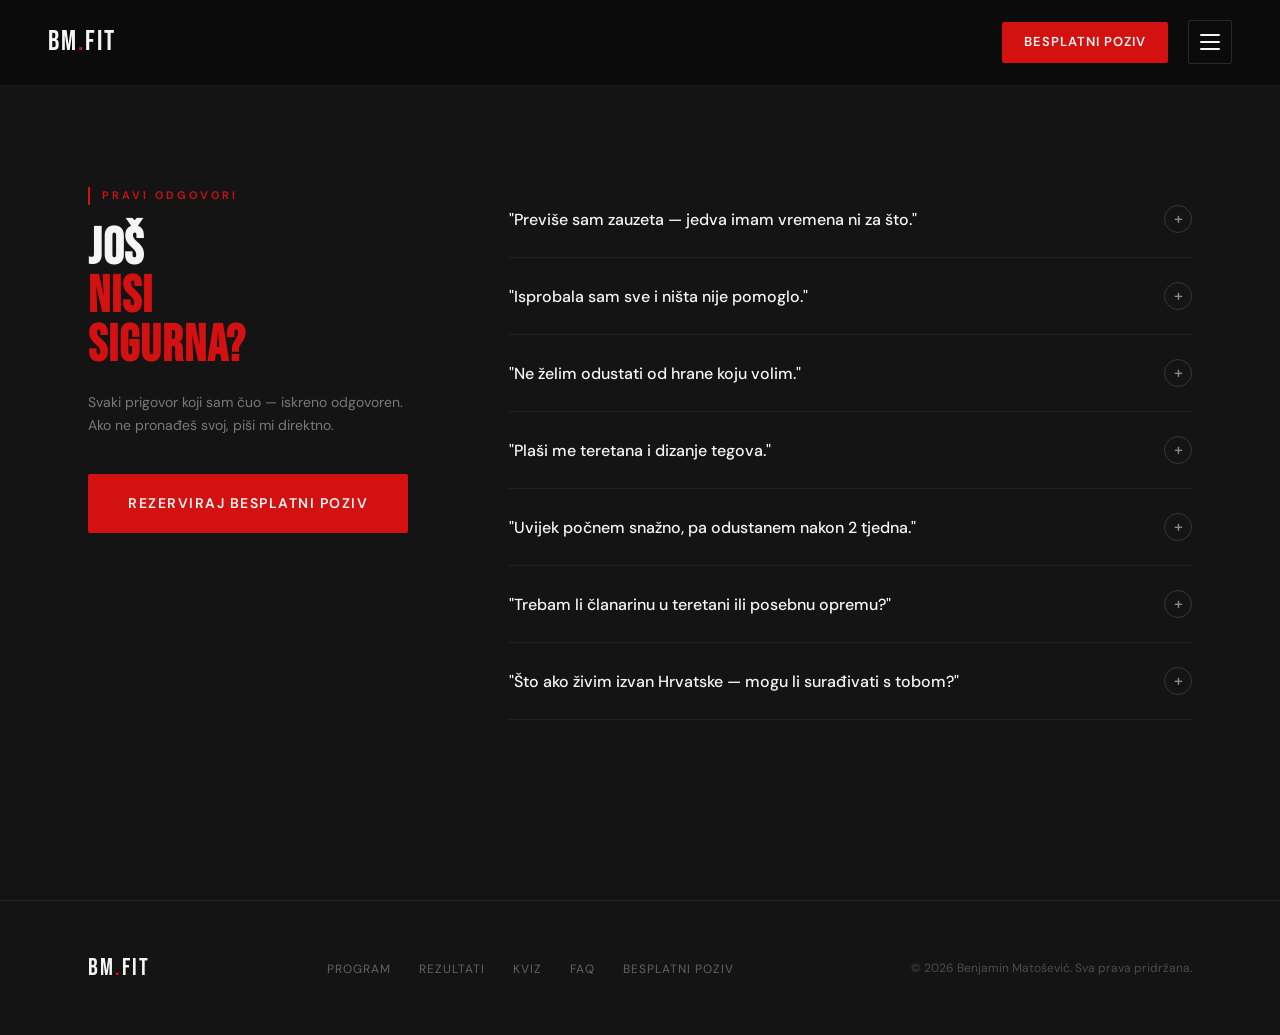
<file: faq.html>
<!DOCTYPE html>
<html lang="hr">
<head>
<meta charset="UTF-8">
<meta name="viewport" content="width=device-width, initial-scale=1.0">
<title>Česta Pitanja — Benjamin Matošević</title>
<link rel="preconnect" href="https://fonts.googleapis.com">
<link rel="preconnect" href="https://fonts.gstatic.com" crossorigin>
<link href="https://fonts.googleapis.com/css2?family=Bebas+Neue&family=DM+Sans:ital,wght@0,300;0,400;0,500;0,600;1,300;1,400&display=swap" rel="stylesheet">
<link rel="stylesheet" href="styles.css">
</head>
<body data-page="faq">

<!-- NAV -->
<nav class="navbar">
  <a href="index.html" class="nav-logo">BM<span>.</span>FIT</a>
  <div class="nav-right">
    <a href="index.html#final-cta" class="nav-cta" data-i18n="nav_cta">Besplatni Poziv</a>
    <button class="nav-burger" id="navBurger" aria-label="Izbornik" aria-expanded="false" aria-controls="sideMenu">
      <span></span><span></span><span></span>
    </button>
  </div>
</nav>

<!-- SIDE MENU -->
<div class="menu-overlay" id="menuOverlay"></div>
<aside class="side-menu" id="sideMenu" aria-hidden="true">
  <div class="side-menu-header">
    <span class="side-menu-title" data-i18n="menu_title">Izbornik</span>
    <button class="side-menu-close" id="menuClose" aria-label="Zatvori">&times;</button>
  </div>
  <nav class="side-menu-nav">
    <a href="index.html#program"><span class="side-menu-num">01</span><span data-i18n="nav_program">Program</span></a>
    <a href="index.html#testimonials"><span class="side-menu-num">02</span><span data-i18n="nav_results">Rezultati</span></a>
    <a href="index.html#quiz"><span class="side-menu-num">03</span><span data-i18n="nav_quiz">Kviz</span></a>
    <a href="faq.html"><span class="side-menu-num">04</span><span data-i18n="nav_faq">FAQ</span></a>
    <a href="index.html#final-cta" class="side-menu-cta" data-i18n="nav_cta">Besplatni Poziv</a>
  </nav>
  <div class="side-menu-footer">
    <div class="lang-switch">
      <button class="lang-btn active" data-lang="hr">HR</button>
      <button class="lang-btn" data-lang="en">EN</button>
    </div>
    <p class="side-menu-note" data-i18n="menu_note">Benjamin Matošević — Osobni trener i online mentor za žene 25+.</p>
  </div>
</aside>

<!-- FAQ -->
<section id="faq" class="faq-page">
  <div class="container">
    <div class="faq-inner">
      <div>
        <div class="section-tag reveal" data-i18n="faq_tag">Pravi Odgovori</div>
        <h1 class="faq-left-headline reveal reveal-delay-1" data-i18n-html="faq_headline">Još<br><em>Nisi<br>Sigurna?</em></h1>
        <p class="faq-left-sub reveal reveal-delay-2" data-i18n="faq_sub">Svaki prigovor koji sam čuo — iskreno odgovoren. Ako ne pronađeš svoj, piši mi direktno.</p>
        <a href="index.html#final-cta" class="btn-primary faq-inline-cta reveal reveal-delay-3" data-i18n="faq_cta">Rezerviraj Besplatni Poziv</a>
      </div>
      <div class="faq-list reveal reveal-delay-1">
        <div class="faq-item">
          <button class="faq-question" onclick="toggleFaq(this)">
            <span data-i18n="faq1_q">"Previše sam zauzeta — jedva imam vremena ni za što."</span>
            <span class="faq-icon">+</span>
          </button>
          <div class="faq-answer"><div class="faq-answer-inner" data-i18n="faq1_a">Izgradio sam ovaj program specifično za zauzete žene. Radimo s vremenom koje imaš — čak i 3 treninga od 40 minuta tjedno dovoljno je za vidljive promjene. Zauzetost nije prepreka. To je samo ograničenje oko kojeg dizajniram.</div></div>
        </div>
        <div class="faq-item">
          <button class="faq-question" onclick="toggleFaq(this)">
            <span data-i18n="faq2_q">"Isprobala sam sve i ništa nije pomoglo."</span>
            <span class="faq-icon">+</span>
          </button>
          <div class="faq-answer"><div class="faq-answer-inner" data-i18n="faq2_a">Većina programa ne uspijeva jer su generični. Nisu napravljeni za tvoje tijelo, tvoje hormone, tvoj raspored ili tvoj odnos prema hrani. Ono što ja radim je dizajniranje sustava specifičnog za tebe — i prilagođavanje svakog tjedna na temelju stvarnih podataka. To je razlika.</div></div>
        </div>
        <div class="faq-item">
          <button class="faq-question" onclick="toggleFaq(this)">
            <span data-i18n="faq3_q">"Ne želim odustati od hrane koju volim."</span>
            <span class="faq-icon">+</span>
          </button>
          <div class="faq-answer"><div class="faq-answer-inner" data-i18n="faq3_a">Nećeš morati. Ne radim restriktivne dijete. Učim te kako jesti na način koji podržava gubitak masti uz zadržavanje hrane koja ti je važna. Održivi rezultati dolaze iz fleksibilnih strategija, ne kazne.</div></div>
        </div>
        <div class="faq-item">
          <button class="faq-question" onclick="toggleFaq(this)">
            <span data-i18n="faq4_q">"Plaši me teretana i dizanje tegova."</span>
            <span class="faq-icon">+</span>
          </button>
          <div class="faq-answer"><div class="faq-answer-inner" data-i18n="faq4_a">To je jedna od najčešćih stvari koje čujem — i brzo prođe. Bez obzira treniramo li osobno ili online, vodim te kroz svaki pokret korak po korak. Nema osude, nema žurbe i nema očekivanja da već znaš što radiš.</div></div>
        </div>
        <div class="faq-item">
          <button class="faq-question" onclick="toggleFaq(this)">
            <span data-i18n="faq5_q">"Uvijek počnem snažno, pa odustanem nakon 2 tjedna."</span>
            <span class="faq-icon">+</span>
          </button>
          <div class="faq-answer"><div class="faq-answer-inner" data-i18n="faq5_a">Ovo je problem odgovornosti, ne snage volje. Moj program uključuje tjedne check-inove, prilagodbe u realnom vremenu i direktan pristup meni kada život stane na put. Nisi sama u ovome — i to mijenja sve.</div></div>
        </div>
        <div class="faq-item">
          <button class="faq-question" onclick="toggleFaq(this)">
            <span data-i18n="faq6_q">"Trebam li članarinu u teretani ili posebnu opremu?"</span>
            <span class="faq-icon">+</span>
          </button>
          <div class="faq-answer"><div class="faq-answer-inner" data-i18n="faq6_a">Ne nužno. Nudim i programe za teretanu i programe za kod kuće. Razgovaramo o tome što imaš na raspolaganju na besplatnom strateškom pozivu i gradimo oko toga.</div></div>
        </div>
        <div class="faq-item">
          <button class="faq-question" onclick="toggleFaq(this)">
            <span data-i18n="faq7_q">"Što ako živim izvan Hrvatske — mogu li surađivati s tobom?"</span>
            <span class="faq-icon">+</span>
          </button>
          <div class="faq-answer"><div class="faq-answer-inner" data-i18n="faq7_a">Apsolutno. Moj online mentorski program je u potpunosti udaljen. Klijentice diljem Europe i šire. Sve se odvija putem jednostavne aplikacije — planovi treninga, prehrana, check-inovi i direktne poruke.</div></div>
        </div>
      </div>
    </div>
  </div>
</section>

<!-- FOOTER -->
<footer>
  <div class="container">
    <div class="footer-inner">
      <a href="index.html" class="footer-logo">BM<span>.</span>FIT</a>
      <ul class="footer-links">
        <li><a href="index.html#program" data-i18n="nav_program">Program</a></li>
        <li><a href="index.html#testimonials" data-i18n="nav_results">Rezultati</a></li>
        <li><a href="index.html#quiz" data-i18n="nav_quiz">Kviz</a></li>
        <li><a href="faq.html" data-i18n="nav_faq">FAQ</a></li>
        <li><a href="index.html#final-cta" data-i18n="nav_cta">Besplatni Poziv</a></li>
      </ul>
      <div class="footer-copy" data-i18n="footer_copy">© 2026 Benjamin Matošević. Sva prava pridržana.</div>
    </div>
  </div>
</footer>

<script src="script.js"></script>
</body>
</html>
</file>
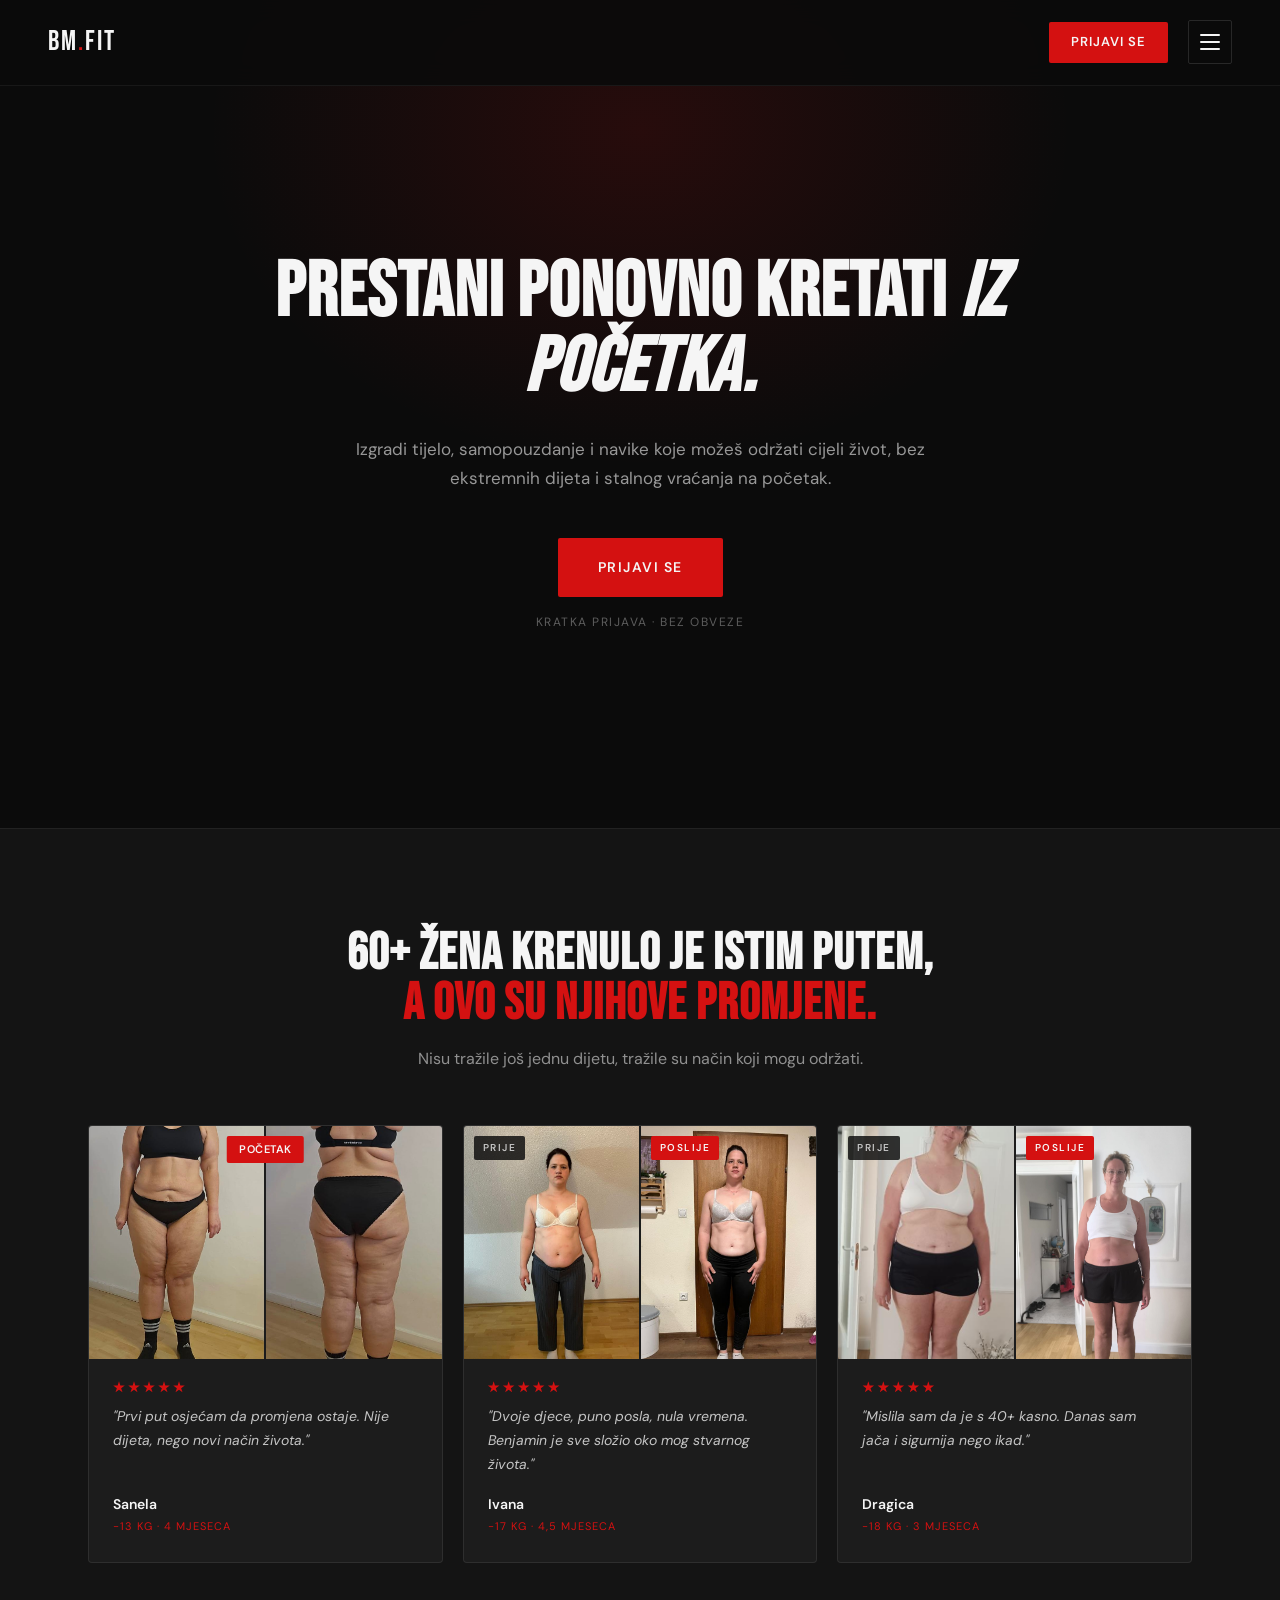
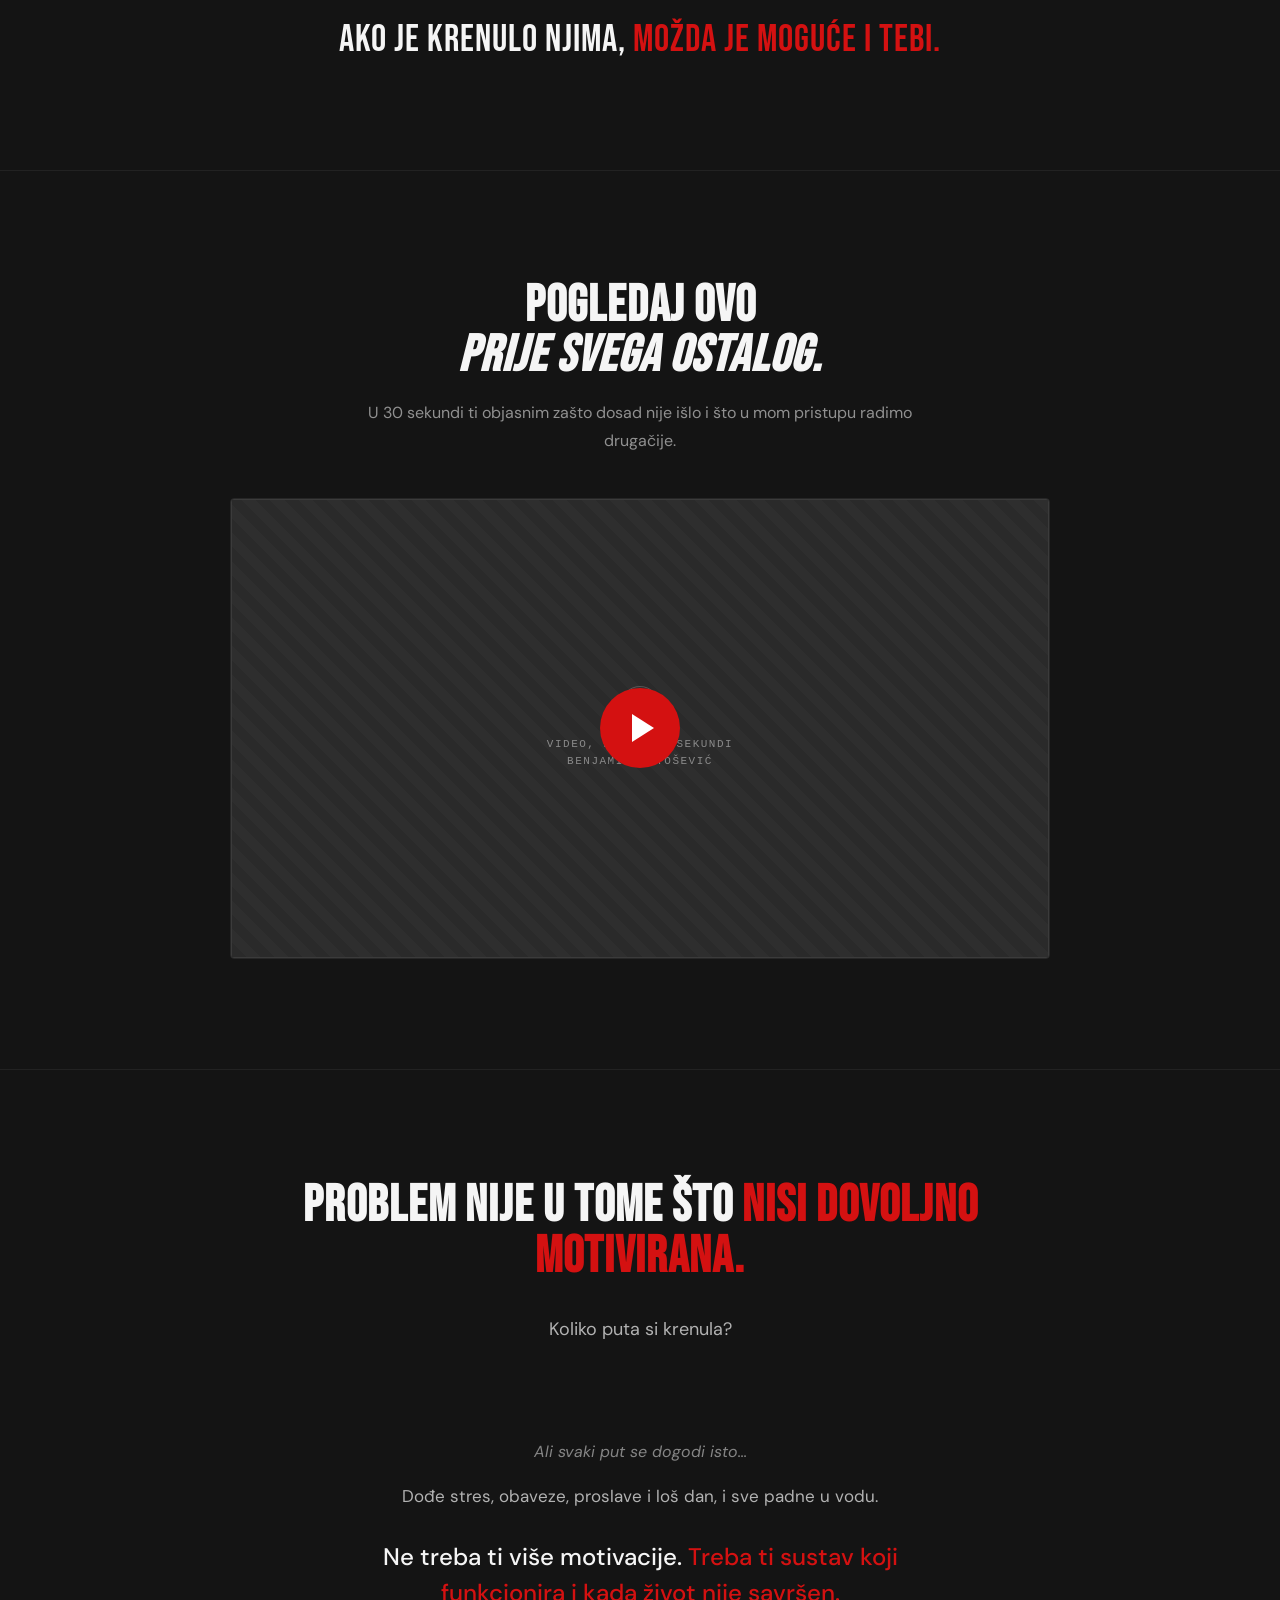
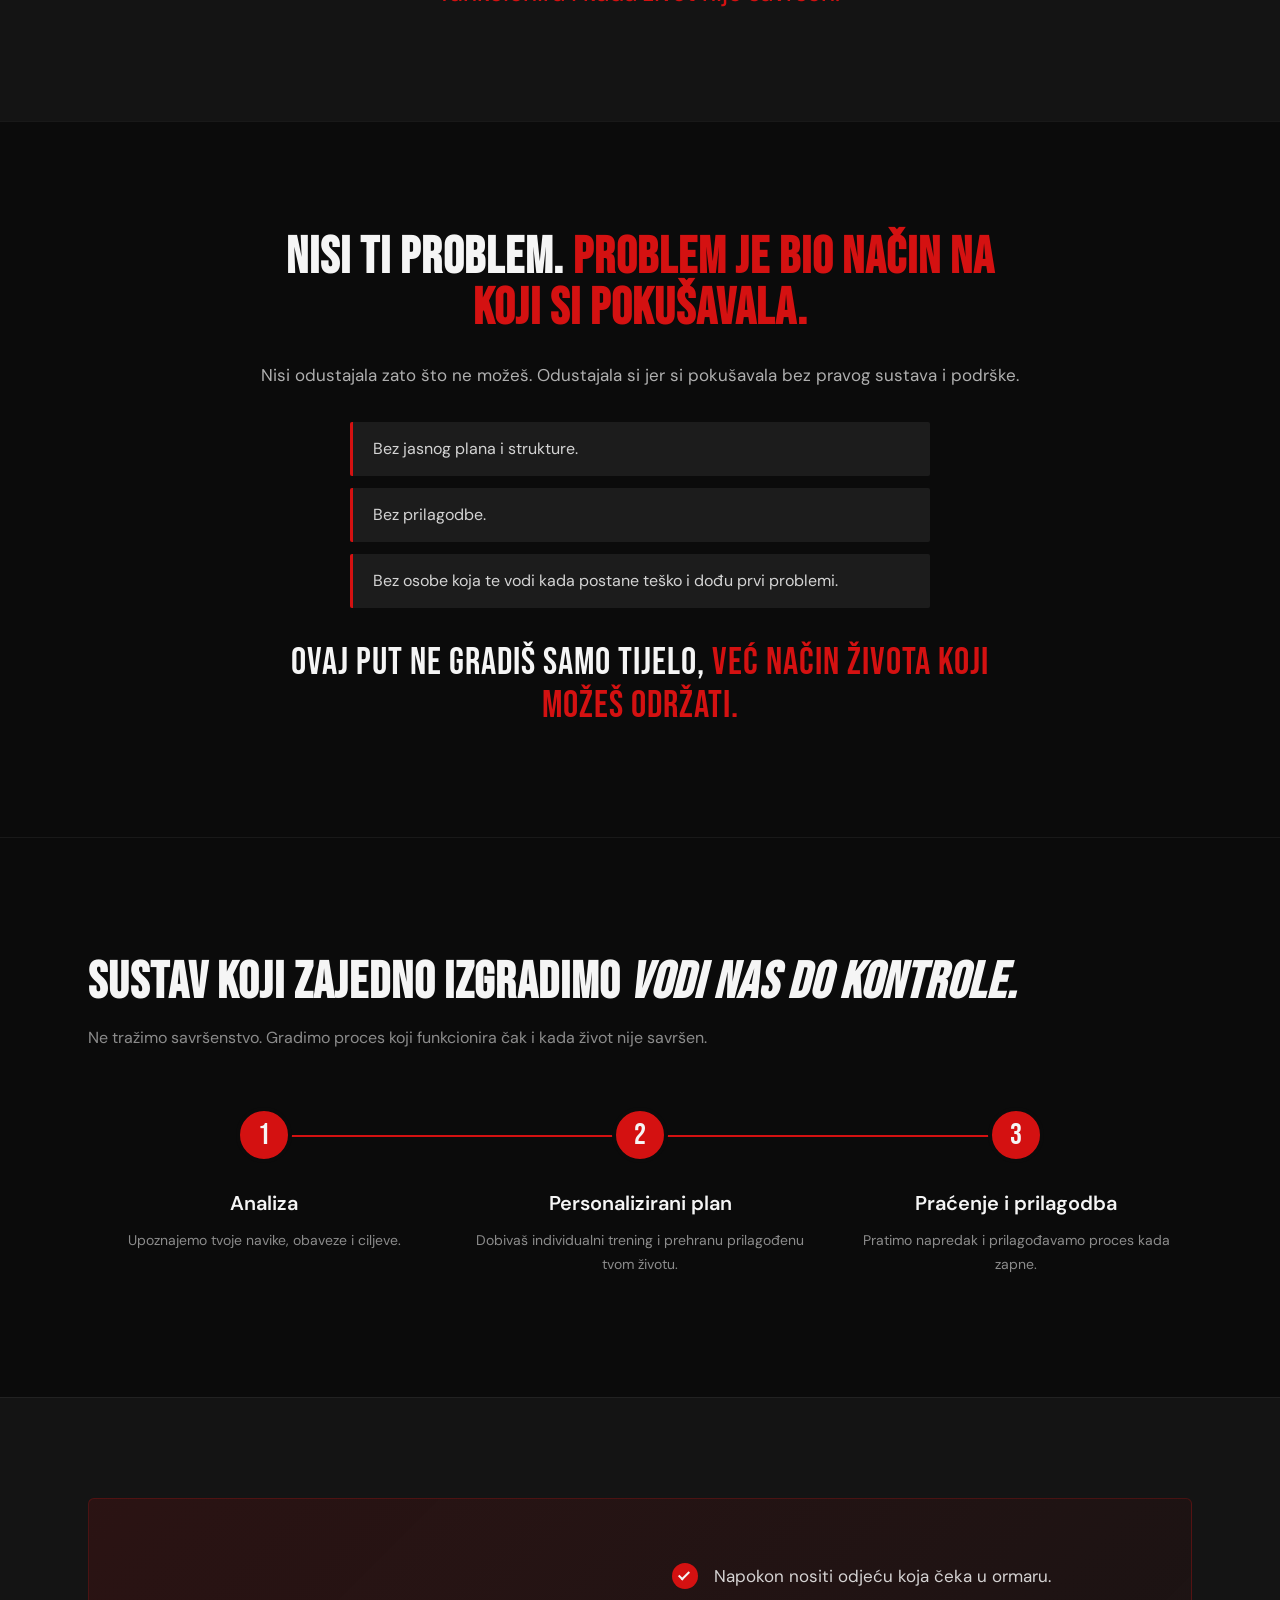
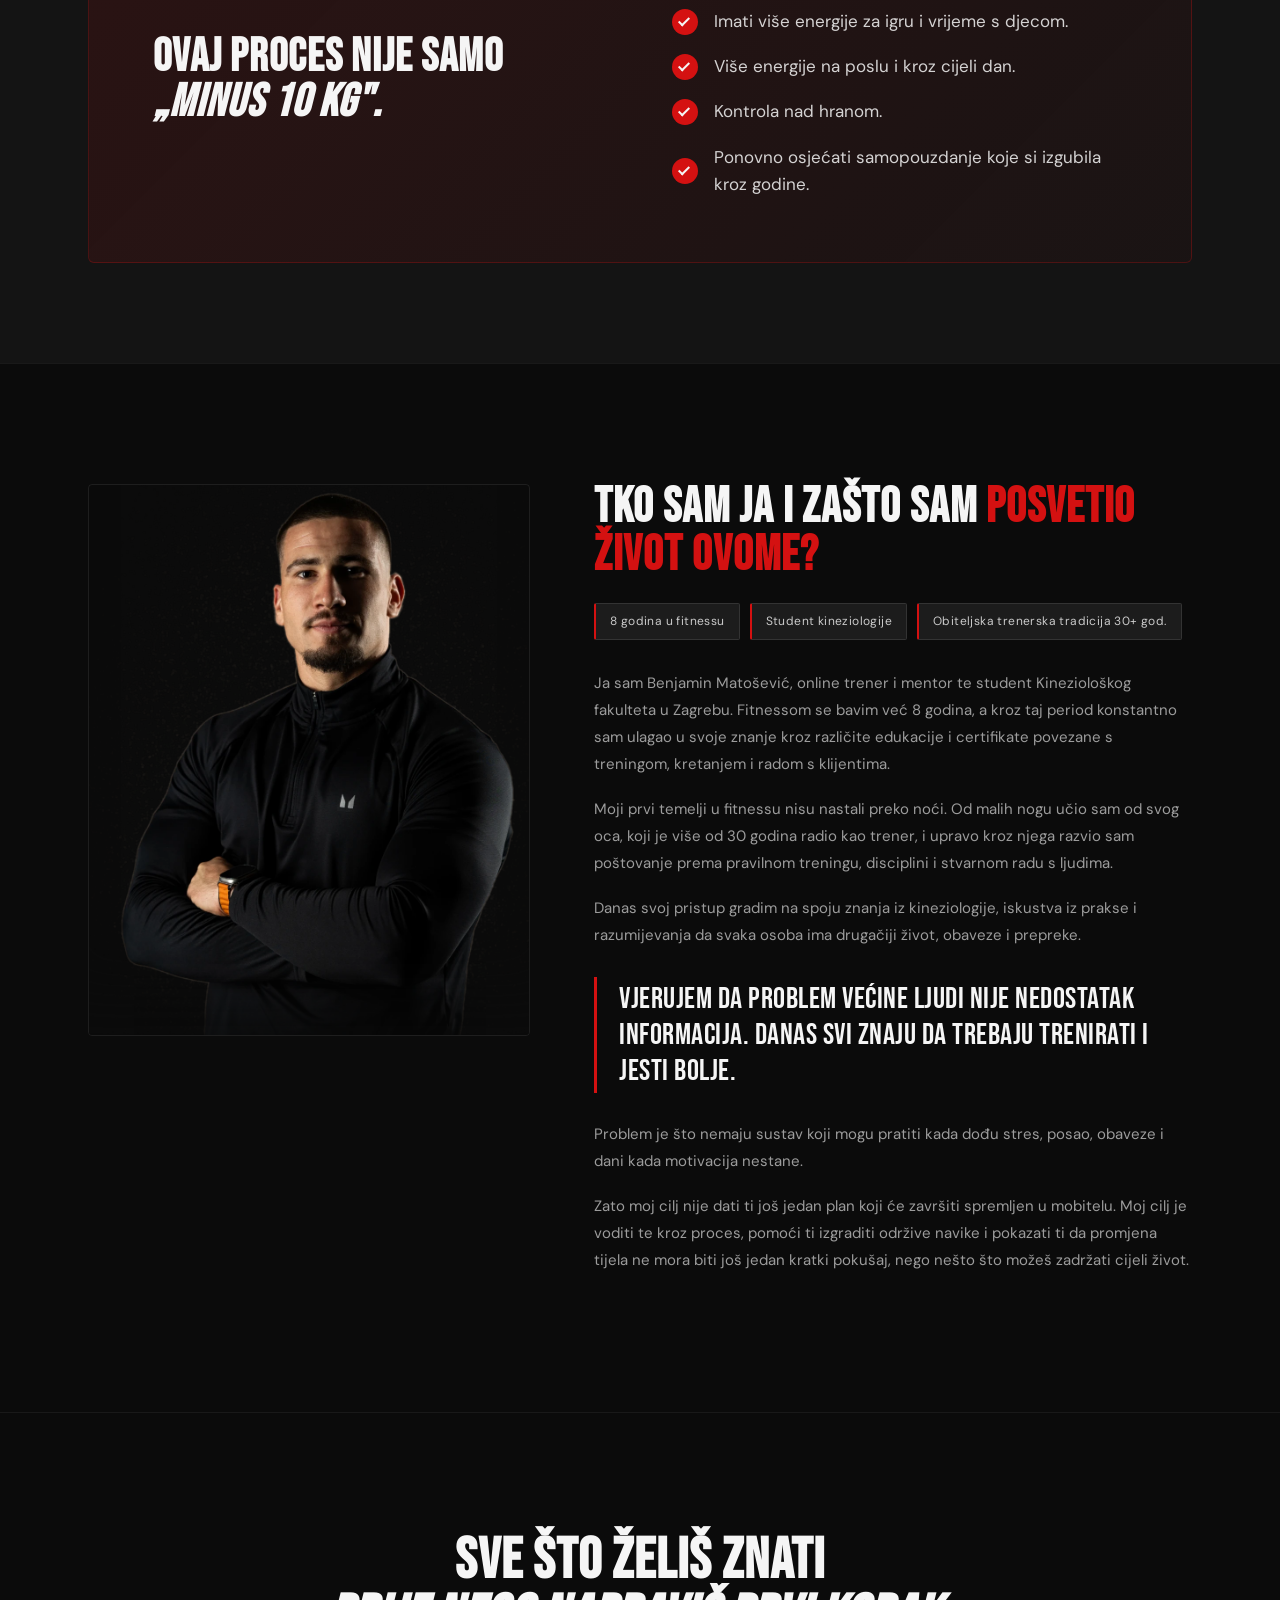
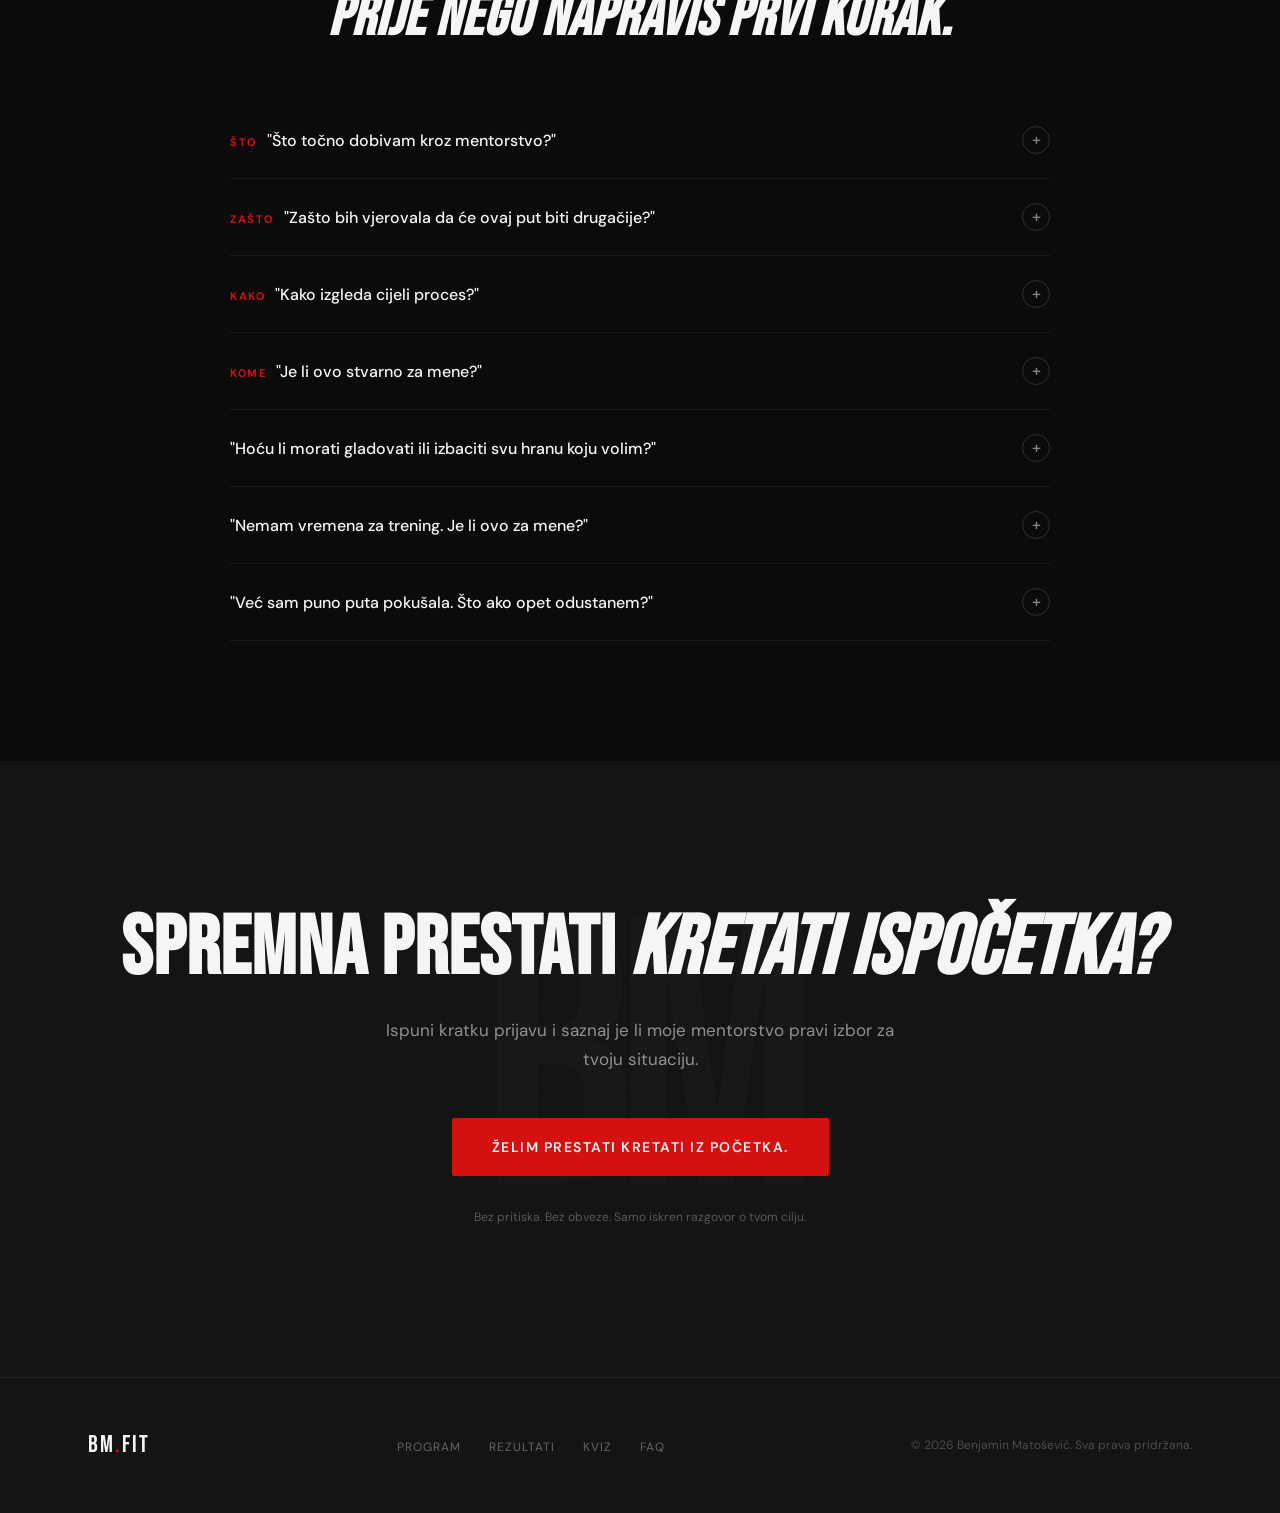
<file: landing1.html>
<!DOCTYPE html>
<html lang="hr">
<head>
<meta charset="UTF-8">
<meta name="viewport" content="width=device-width, initial-scale=1.0">
<title>Prestani kretati iz početka — Benjamin Matošević</title>
<link rel="preconnect" href="https://fonts.googleapis.com">
<link rel="preconnect" href="https://fonts.gstatic.com" crossorigin>
<link href="https://fonts.googleapis.com/css2?family=Bebas+Neue&family=DM+Sans:ital,wght@0,300;0,400;0,500;0,600;1,300;1,400&display=swap" rel="stylesheet">
<link rel="stylesheet" href="styles.css">
</head>
<body data-page="landing1">

<!-- NAV -->
<nav class="navbar">
  <a href="index.html" class="nav-logo">BM<span>.</span>FIT</a>
  <div class="nav-right">
    <a href="https://docs.google.com/forms/d/e/1FAIpQLSdW_-D_v4545PGpa9Zs5XKCb-RuurSwRIVK4k3FiXf0WcA5Ig/viewform" target="_blank" rel="noopener" class="nav-cta" data-i18n="l1_hero_cta">Prijavi se</a>
    <button class="nav-burger" id="navBurger" aria-label="Izbornik" aria-expanded="false" aria-controls="sideMenu">
      <span></span><span></span><span></span>
    </button>
  </div>
</nav>

<!-- SIDE MENU -->
<div class="menu-overlay" id="menuOverlay"></div>
<aside class="side-menu" id="sideMenu" aria-hidden="true">
  <div class="side-menu-header">
    <span class="side-menu-title" data-i18n="menu_title">Izbornik</span>
    <button class="side-menu-close" id="menuClose" aria-label="Zatvori">&times;</button>
  </div>
  <nav class="side-menu-nav">
    <a href="index.html#program"><span class="side-menu-num">01</span><span data-i18n="nav_program">Program</span></a>
    <a href="index.html#testimonials"><span class="side-menu-num">02</span><span data-i18n="nav_results">Rezultati</span></a>
    <a href="index.html#quiz"><span class="side-menu-num">03</span><span data-i18n="nav_quiz">Kviz</span></a>
    <a href="faq.html"><span class="side-menu-num">04</span><span data-i18n="nav_faq">FAQ</span></a>
    <a href="https://docs.google.com/forms/d/e/1FAIpQLSdW_-D_v4545PGpa9Zs5XKCb-RuurSwRIVK4k3FiXf0WcA5Ig/viewform" target="_blank" rel="noopener" class="side-menu-cta" data-i18n="l1_hero_cta">Prijavi se</a>
  </nav>
  <div class="side-menu-footer">
    <div class="lang-switch">
      <button class="lang-btn active" data-lang="hr">HR</button>
      <button class="lang-btn" data-lang="en">EN</button>
    </div>
    <p class="side-menu-note" data-i18n="menu_note">Benjamin Matošević — Osobni trener i online mentor za žene 25+.</p>
  </div>
</aside>

<!-- HERO -->
<section id="l1-hero">
  <div class="container">
    <div class="l1-hero-inner">
      <h1 class="l1-hero-headline reveal" data-i18n-html="l1_hero_headline">Prestani ponovno kretati <em>iz početka.</em></h1>
      <p class="l1-hero-sub reveal reveal-delay-2" data-i18n="l1_hero_sub">
        Izgradi tijelo, samopouzdanje i navike koje možeš održati cijeli život, bez ekstremnih dijeta i stalnog vraćanja na početak.
      </p>
      <div class="l1-hero-cta reveal reveal-delay-3">
        <a href="https://docs.google.com/forms/d/e/1FAIpQLSdW_-D_v4545PGpa9Zs5XKCb-RuurSwRIVK4k3FiXf0WcA5Ig/viewform"
           target="_blank" rel="noopener" class="btn-primary" data-i18n="l1_hero_cta">Prijavi se</a>
        <span class="l1-hero-cta-note" data-i18n="l1_hero_cta_note">Kratka prijava · bez obveze</span>
      </div>
    </div>
  </div>
</section>

<!-- IMMEDIATE PROOF (transformations) -->
<section id="l1-proof">
  <div class="container">
    <div class="l1-proof-head reveal">
      <h2 class="l1-proof-headline" data-i18n-html="l1_proof_headline">60+ žena krenulo je istim putem,<br><em>a ovo su njihove promjene.</em></h2>
      <p class="l1-proof-sub" data-i18n="l1_proof_sub">Nisu tražile još jednu dijetu, tražile su način koji mogu održati.</p>
    </div>

    <div class="l1-proof-grid">
      <!-- Card 1 - Sanela (timeline: front + back kroz vrijeme) -->
      <div class="l1-proof-card reveal reveal-delay-1">
        <div class="l1-proof-media l1-proof-media--timeline" aria-label="Sanela kroz vrijeme">
          <!-- SPRIJEDA kroz vrijeme (indeks 0 početak, 1 tri mjeseca, 2 četiri mjeseca) -->
          <figure class="l1-ba">
            <div class="l1-ba-frame active"><img class="l1-ba-img" src="images/transformations/sanela%201.jpeg" alt="Sanela sprijeda, početak"></div>
            <div class="l1-ba-frame"><img class="l1-ba-img" src="images/transformations/sanela%205.png" alt="Sanela sprijeda, 3 mjeseca"></div>
            <div class="l1-ba-frame"><img class="l1-ba-img" src="images/transformations/sanela%204.jpeg" alt="Sanela sprijeda, 4 mjeseca"></div>
          </figure>
          <!-- STRAGA kroz vrijeme (isti indeks = ista faza kao sprijeda) -->
          <figure class="l1-ba">
            <div class="l1-ba-frame active"><img class="l1-ba-img" src="images/transformations/sanela%202.jpeg" alt="Sanela straga, početak"></div>
            <div class="l1-ba-frame"><img class="l1-ba-img" src="images/transformations/sanela%203.jpeg" alt="Sanela straga, 3 mjeseca"></div>
            <div class="l1-ba-frame"><img class="l1-ba-img" src="images/transformations/sanela%206.png" alt="Sanela straga, 4 mjeseca"></div>
          </figure>
          <div class="l1-proof-stages" aria-hidden="true">
            <span class="l1-proof-stage active" data-i18n="l1_stage_0">Početak</span>
            <span class="l1-proof-stage" data-i18n="l1_stage_3">3 mjeseca · −11 kg</span>
            <span class="l1-proof-stage" data-i18n="l1_stage_4">4 mjeseca · −13 kg</span>
          </div>
        </div>
        <div class="l1-proof-body">
          <div class="testi-stars"><div class="testi-star"></div><div class="testi-star"></div><div class="testi-star"></div><div class="testi-star"></div><div class="testi-star"></div></div>
          <p class="l1-proof-quote" data-i18n="l1_proof_q_sanela">"Prvi put osjećam da promjena ostaje. Nije dijeta, nego novi način života."</p>
          <div class="l1-proof-name">Sanela</div>
          <div class="l1-proof-meta" data-i18n="l1_proof_m_sanela">−13 kg · 4 mjeseca</div>
        </div>
      </div>

      <!-- Card 2 - Ivana (prije/poslije, 3 poze) -->
      <div class="l1-proof-card reveal reveal-delay-2">
        <div class="l1-proof-media" aria-label="Prije i poslije - Ivana">
          <!-- Poze po indeksu (prije ↔ poslije se poklapaju): 0 sprijeda, 1 straga, 2 sa strane -->
          <figure class="l1-ba">
            <div class="l1-ba-frame active"><img class="l1-ba-img" src="images/transformations/ivana-front-before.jpg" alt="Ivana prije, sprijeda"></div>
            <div class="l1-ba-frame"><img class="l1-ba-img" src="images/transformations/ivana-back-before.jpg" alt="Ivana prije, straga"></div>
            <div class="l1-ba-frame"><img class="l1-ba-img" src="images/transformations/ivana-side-before.jpg" alt="Ivana prije, sa strane"></div>
            <figcaption class="l1-ba-tag" data-i18n="l1_proof_before">Prije</figcaption>
          </figure>
          <figure class="l1-ba">
            <div class="l1-ba-frame active"><img class="l1-ba-img" src="images/transformations/ivana-front-after.jpg" alt="Ivana poslije, sprijeda"></div>
            <div class="l1-ba-frame"><img class="l1-ba-img" src="images/transformations/ivana-back-after.jpg" alt="Ivana poslije, straga"></div>
            <div class="l1-ba-frame"><img class="l1-ba-img" src="images/transformations/ivana-side-after.jpg" alt="Ivana poslije, sa strane"></div>
            <figcaption class="l1-ba-tag l1-ba-tag--after" data-i18n="l1_proof_after">Poslije</figcaption>
          </figure>
        </div>
        <div class="l1-proof-body">
          <div class="testi-stars"><div class="testi-star"></div><div class="testi-star"></div><div class="testi-star"></div><div class="testi-star"></div><div class="testi-star"></div></div>
          <p class="l1-proof-quote" data-i18n="l1_proof_q_ivana">"Dvoje djece, puno posla, nula vremena. Benjamin je sve složio oko mog stvarnog života."</p>
          <div class="l1-proof-name">Ivana</div>
          <div class="l1-proof-meta" data-i18n="l1_proof_m_ivana">−17 kg · 4,5 mjeseca</div>
        </div>
      </div>

      <!-- Card 3 - Dragica (prije/poslije, 3 poze; "poslije" slike zumirane) -->
      <div class="l1-proof-card reveal reveal-delay-3">
        <div class="l1-proof-media" aria-label="Prije i poslije - Dragica">
          <!-- Poze po indeksu (prije ↔ poslije se poklapaju): 0 sprijeda, 1 straga, 2 sa strane -->
          <figure class="l1-ba">
            <div class="l1-ba-frame active"><img class="l1-ba-img" src="images/transformations/dragica-front-before.jpg" alt="Dragica prije, sprijeda"></div>
            <div class="l1-ba-frame"><img class="l1-ba-img" src="images/transformations/dragica-back-before.jpg" alt="Dragica prije, straga"></div>
            <div class="l1-ba-frame"><img class="l1-ba-img" src="images/transformations/dragica-side-before.jpg" alt="Dragica prije, sa strane"></div>
            <figcaption class="l1-ba-tag" data-i18n="l1_proof_before">Prije</figcaption>
          </figure>
          <figure class="l1-ba l1-ba-zoom">
            <div class="l1-ba-frame active"><img class="l1-ba-img" src="images/transformations/dragica-front-after.jpeg" alt="Dragica poslije, sprijeda"></div>
            <div class="l1-ba-frame"><img class="l1-ba-img" src="images/transformations/dragica-back-after.jpeg" alt="Dragica poslije, straga"></div>
            <div class="l1-ba-frame"><img class="l1-ba-img" src="images/transformations/dragica-side-after.jpeg" alt="Dragica poslije, sa strane"></div>
            <figcaption class="l1-ba-tag l1-ba-tag--after" data-i18n="l1_proof_after">Poslije</figcaption>
          </figure>
        </div>
        <div class="l1-proof-body">
          <div class="testi-stars"><div class="testi-star"></div><div class="testi-star"></div><div class="testi-star"></div><div class="testi-star"></div><div class="testi-star"></div></div>
          <p class="l1-proof-quote" data-i18n="l1_proof_q_dragica">"Mislila sam da je s 40+ kasno. Danas sam jača i sigurnija nego ikad."</p>
          <div class="l1-proof-name">Dragica</div>
          <div class="l1-proof-meta" data-i18n="l1_proof_m_dragica">−18 kg · 3 mjeseca</div>
        </div>
      </div>
    </div>

    <p class="l1-proof-close reveal" data-i18n-html="l1_proof_close">Ako je krenulo njima, <em>možda je moguće i tebi.</em></p>
  </div>
</section>

<!-- HOOK - video (first 30 seconds) -->
<section id="l1-hook">
  <div class="container">
    <h2 class="l1-hook-headline reveal" data-i18n-html="l1_hook_headline">Pogledaj ovo<br><em>prije svega ostalog.</em></h2>
    <p class="l1-hook-sub reveal reveal-delay-2" data-i18n="l1_hook_sub">U 30 sekundi ti objasnim zašto dosad nije išlo i što u mom pristupu radimo drugačije.</p>
    <div class="vsl-video-wrap reveal reveal-delay-3">
      <div class="vsl-video">
        <div class="img-placeholder">
          <div class="img-placeholder-icon">&#9654;</div>
          <span data-i18n="l1_hook_video_label">Video, prvih 30 sekundi<br>Benjamin Matošević</span>
        </div>
        <div class="vsl-play-btn"><div class="vsl-play-icon"></div></div>
      </div>
    </div>
  </div>
</section>

<!-- 4. IDENTIFIKACIJA PROBLEMA -->
<section id="l1-problem">
  <div class="container">
    <div class="l1-problem-inner reveal">
      <h2 class="l1-problem-headline" data-i18n-html="l1_prob_headline">Problem nije u tome što <em>nisi dovoljno motivirana.</em></h2>
      <p class="l1-problem-lead" data-i18n="l1_prob_lead">Koliko puta si krenula?</p>
      <div class="l1-problem-rotator">
        <span class="l1-problem-rot" data-i18n="l1_prob_1">Novi plan.</span>
        <span class="l1-problem-rot" data-i18n="l1_prob_2">Nova dijeta.</span>
        <span class="l1-problem-rot" data-i18n="l1_prob_3">Novo „od ponedjeljka krećem".</span>
      </div>
      <p class="l1-problem-mid" data-i18n="l1_prob_mid">Ali svaki put se dogodi isto...</p>
      <p class="l1-problem-body" data-i18n="l1_prob_body">Dođe stres, obaveze, proslave i loš dan, i sve padne u vodu.</p>
      <p class="l1-problem-punch" data-i18n-html="l1_prob_punch">Ne treba ti više motivacije. <em>Treba ti sustav koji funkcionira i kada život nije savršen.</em></p>
    </div>
  </div>
</section>

<!-- 5. NOVO UVJERENJE -->
<section id="l1-belief">
  <div class="container">
    <div class="l1-belief-inner reveal">
      <h2 class="l1-belief-headline" data-i18n-html="l1_belief_headline">Nisi ti problem. <em>Problem je bio način na koji si pokušavala.</em></h2>
      <p class="l1-belief-lead" data-i18n="l1_belief_lead">Nisi odustajala zato što ne možeš. Odustajala si jer si pokušavala bez pravog sustava i podrške.</p>
      <ul class="l1-belief-list">
        <li data-i18n="l1_belief_1">Bez jasnog plana i strukture.</li>
        <li data-i18n="l1_belief_2">Bez prilagodbe.</li>
        <li data-i18n="l1_belief_3">Bez osobe koja te vodi kada postane teško i dođu prvi problemi.</li>
      </ul>
      <p class="l1-belief-punch" data-i18n-html="l1_belief_punch">Ovaj put ne gradiš samo tijelo, <em>već način života koji možeš održati.</em></p>
    </div>
  </div>
</section>

<!-- 6. TVOJ SUSTAV -->
<section id="l1-mechanism">
  <div class="container">
    <div class="l1-mech-head reveal">
      <h2 class="l1-mech-headline" data-i18n-html="l1_mech_headline">Sustav koji zajedno izgradimo <em>vodi nas do kontrole.</em></h2>
      <p class="l1-mech-sub" data-i18n="l1_mech_sub">Ne tražimo savršenstvo. Gradimo proces koji funkcionira čak i kada život nije savršen.</p>
    </div>
    <div class="l1-mech-steps reveal">
      <div class="l1-mech-step">
        <div class="l1-mech-num">1</div>
        <div class="l1-mech-body">
          <h3 data-i18n="l1_mech_1_t">Analiza</h3>
          <p data-i18n="l1_mech_1_d">Upoznajemo tvoje navike, obaveze i ciljeve.</p>
        </div>
      </div>
      <div class="l1-mech-step">
        <div class="l1-mech-num">2</div>
        <div class="l1-mech-body">
          <h3 data-i18n="l1_mech_2_t">Personalizirani plan</h3>
          <p data-i18n="l1_mech_2_d">Dobivaš individualni trening i prehranu prilagođenu tvom životu.</p>
        </div>
      </div>
      <div class="l1-mech-step">
        <div class="l1-mech-num">3</div>
        <div class="l1-mech-body">
          <h3 data-i18n="l1_mech_3_t">Praćenje i prilagodba</h3>
          <p data-i18n="l1_mech_3_d">Pratimo napredak i prilagođavamo proces kada zapne.</p>
        </div>
      </div>
    </div>
  </div>
</section>

<!-- 7. EMOCIONALNA VIZIJA -->
<section id="l1-outcomes">
  <div class="container">
    <div class="l1-outcomes-inner reveal">
      <div class="l1-outcomes-copy">
        <h2 class="l1-outcomes-headline" data-i18n-html="l1_out_headline">Ovaj proces nije samo<br><em>„minus 10 kg".</em></h2>
      </div>
      <ul class="l1-outcomes-list">
        <li><span class="l1-out-dot"></span><span data-i18n="l1_out_1">Napokon nositi odjeću koja čeka u ormaru.</span></li>
        <li><span class="l1-out-dot"></span><span data-i18n="l1_out_2">Imati više energije za igru i vrijeme s djecom.</span></li>
        <li><span class="l1-out-dot"></span><span data-i18n="l1_out_3">Više energije na poslu i kroz cijeli dan.</span></li>
        <li><span class="l1-out-dot"></span><span data-i18n="l1_out_4">Kontrola nad hranom.</span></li>
        <li><span class="l1-out-dot"></span><span data-i18n="l1_out_5">Ponovno osjećati samopouzdanje koje si izgubila kroz godine.</span></li>
      </ul>
    </div>
  </div>
</section>

<!-- ABOUT / AUTHORITY -->
<section id="l1-about">
  <div class="container">
    <div class="l1-about-inner">
      <div class="l1-about-visual reveal">
        <div class="l1-about-img">
          <img class="l1-about-img-photo" src="images/hero-cut.webp" width="1000" height="1500"
               alt="Benjamin Matošević, online trener i mentor" data-alt-i18n="l1_about_img_alt">
        </div>
      </div>
      <div class="l1-about-copy">
        <h2 class="l1-about-headline reveal" data-i18n-html="l1_about_headline">Tko sam ja i zašto sam <em>posvetio život ovome?</em></h2>
        <div class="l1-about-chips reveal reveal-delay-1">
          <span class="l1-about-chip" data-i18n="l1_about_chip1">8 godina u fitnessu</span>
          <span class="l1-about-chip" data-i18n="l1_about_chip2">Student kineziologije</span>
          <span class="l1-about-chip" data-i18n="l1_about_chip3">Obiteljska trenerska tradicija 30+ god.</span>
        </div>
        <div class="l1-about-text reveal reveal-delay-1">
          <p data-i18n="l1_about_p1">Ja sam Benjamin Matošević, online trener i mentor te student Kineziološkog fakulteta u Zagrebu. Fitnessom se bavim već 8 godina, a kroz taj period konstantno sam ulagao u svoje znanje kroz različite edukacije i certifikate povezane s treningom, kretanjem i radom s klijentima.</p>
          <p data-i18n="l1_about_p2">Moji prvi temelji u fitnessu nisu nastali preko noći. Od malih nogu učio sam od svog oca, koji je više od 30 godina radio kao trener, i upravo kroz njega razvio sam poštovanje prema pravilnom treningu, disciplini i stvarnom radu s ljudima.</p>
          <p data-i18n="l1_about_p3">Danas svoj pristup gradim na spoju znanja iz kineziologije, iskustva iz prakse i razumijevanja da svaka osoba ima drugačiji život, obaveze i prepreke.</p>
          <blockquote class="l1-about-quote" data-i18n="l1_about_quote">Vjerujem da problem većine ljudi nije nedostatak informacija. Danas svi znaju da trebaju trenirati i jesti bolje.</blockquote>
          <p data-i18n="l1_about_p4">Problem je što nemaju sustav koji mogu pratiti kada dođu stres, posao, obaveze i dani kada motivacija nestane.</p>
          <p data-i18n="l1_about_p5">Zato moj cilj nije dati ti još jedan plan koji će završiti spremljen u mobitelu. Moj cilj je voditi te kroz proces, pomoći ti izgraditi održive navike i pokazati ti da promjena tijela ne mora biti još jedan kratki pokušaj, nego nešto što možeš zadržati cijeli život.</p>
        </div>
      </div>
    </div>
  </div>
</section>

<!-- 9. FAQ -->
<section id="l1-faq">
  <div class="container">
    <div class="l1-faq-head reveal">
      <h2 class="l1-faq-headline" data-i18n-html="l1_faq_headline">Sve što želiš znati<br><em>prije nego napraviš prvi korak.</em></h2>
    </div>
    <div class="l1-faq-list reveal reveal-delay-1">

      <div class="faq-item">
        <button class="faq-question" onclick="toggleFaq(this)">
          <span><span class="l1-faq-cat" data-i18n="l1_faq_w1">ŠTO</span><span data-i18n="l1_faq_q1">"Što točno dobivam kroz mentorstvo?"</span></span>
          <span class="faq-icon">+</span>
        </button>
        <div class="faq-answer"><div class="faq-answer-inner">
          <p data-i18n="l1_faq_a1_p">Dobivaš kompletan sustav napravljen prema tvojoj situaciji, a ne generički plan koji dobije svaka osoba. Uključuje:</p>
          <ul class="l1-faq-check">
            <li data-i18n="l1_faq_a1_1">Individualni plan treninga prilagođen tvom cilju i mogućnostima</li>
            <li data-i18n="l1_faq_a1_2">Prehrambene smjernice koje se uklapaju u tvoj život</li>
            <li data-i18n="l1_faq_a1_3">Tjedni check-in i praćenje napretka</li>
            <li data-i18n="l1_faq_a1_4">Direktnu podršku kada zapneš</li>
            <li data-i18n="l1_faq_a1_5">Prilagodbe plana kroz cijeli proces</li>
          </ul>
          <p data-i18n="l1_faq_a1_end">Cilj nije samo da izgubiš kilograme, nego da naučiš kako održavati rezultate bez vraćanja na početak.</p>
        </div></div>
      </div>

      <div class="faq-item">
        <button class="faq-question" onclick="toggleFaq(this)">
          <span><span class="l1-faq-cat" data-i18n="l1_faq_w2">ZAŠTO</span><span data-i18n="l1_faq_q2">"Zašto bih vjerovala da će ovaj put biti drugačije?"</span></span>
          <span class="faq-icon">+</span>
        </button>
        <div class="faq-answer"><div class="faq-answer-inner">
          <p data-i18n="l1_faq_a2_1">Jer ovaj put ne pokušavamo napraviti savršen plan koji će funkcionirati samo kada je sve idealno. Radimo sustav koji je napravljen za stvaran život. Za dane kada imaš posao, obaveze, stres, obitelj i kada motivacija nije na visokoj razini.</p>
          <p data-i18n="l1_faq_a2_2">Većina ljudi ne odustane zato što ne zna što treba raditi. Odustane zato što nema sustav, prilagodbu i nekoga tko ih vodi kada postane teško.</p>
        </div></div>
      </div>

      <div class="faq-item">
        <button class="faq-question" onclick="toggleFaq(this)">
          <span><span class="l1-faq-cat" data-i18n="l1_faq_w3">KAKO</span><span data-i18n="l1_faq_q3">"Kako izgleda cijeli proces?"</span></span>
          <span class="faq-icon">+</span>
        </button>
        <div class="faq-answer"><div class="faq-answer-inner">
          <p data-i18n="l1_faq_a3_p">Nakon prijave, prvo upoznajemo tvoju trenutnu situaciju, tvoje navike, obaveze i cilj. Nakon toga dobivaš:</p>
          <ul class="l1-faq-check">
            <li data-i18n="l1_faq_a3_1">Plan treninga koji odgovara tvom životu</li>
            <li data-i18n="l1_faq_a3_2">Plan i smjernice prehrane koje možeš pratiti dugoročno</li>
            <li data-i18n="l1_faq_a3_3">Redovito praćenje napretka</li>
            <li data-i18n="l1_faq_a3_4">Prilagodbe kada se pojave prepreke</li>
          </ul>
          <p data-i18n="l1_faq_a3_end">Ne pokušavamo život podrediti treningu, već plan prilagođavamo tebi i tvome životu.</p>
        </div></div>
      </div>

      <div class="faq-item">
        <button class="faq-question" onclick="toggleFaq(this)">
          <span><span class="l1-faq-cat" data-i18n="l1_faq_w4">KOME</span><span data-i18n="l1_faq_q4">"Je li ovo stvarno za mene?"</span></span>
          <span class="faq-icon">+</span>
        </button>
        <div class="faq-answer"><div class="faq-answer-inner">
          <p data-i18n="l1_faq_a4_p">Ovo mentorstvo je za tebe ako:</p>
          <ul class="l1-faq-check">
            <li data-i18n="l1_faq_a4_1">Umorna si od stalnog vraćanja na početak</li>
            <li data-i18n="l1_faq_a4_2">Već si probala dijete, treninge ili razne planove, ali ti je falila podrška</li>
            <li data-i18n="l1_faq_a4_3">Želiš ponovno vjerovati sebi i svom tijelu</li>
            <li data-i18n="l1_faq_a4_4">Ne treba ti još jedan plan, nego osoba koja će te voditi kroz proces</li>
            <li data-i18n="l1_faq_a4_5">Spremna si napraviti promjenu koju možeš održati</li>
          </ul>
          <p data-i18n="l1_faq_a4_end">Ovo nije za osobu koja traži brzo rješenje bez truda. Ovo je za ženu koja želi napokon napraviti promjenu na pravi način.</p>
        </div></div>
      </div>

      <div class="faq-item">
        <button class="faq-question" onclick="toggleFaq(this)">
          <span><span data-i18n="l1_faq_q5">"Hoću li morati gladovati ili izbaciti svu hranu koju volim?"</span></span>
          <span class="faq-icon">+</span>
        </button>
        <div class="faq-answer"><div class="faq-answer-inner">
          <p data-i18n="l1_faq_a5">Ne. Cilj nije napraviti još jednu dijetu koju nećeš moći održati. Učimo te kako složiti prehranu koja ti dopušta normalan život i rezultate.</p>
        </div></div>
      </div>

      <div class="faq-item">
        <button class="faq-question" onclick="toggleFaq(this)">
          <span><span data-i18n="l1_faq_q6">"Nemam vremena za trening. Je li ovo za mene?"</span></span>
          <span class="faq-icon">+</span>
        </button>
        <div class="faq-answer"><div class="faq-answer-inner">
          <p data-i18n="l1_faq_a6">Upravo zato postoji individualni pristup. Plan se prilagođava tvom rasporedu, obavezama i mogućnostima. Ne tražimo savršen tjedan. Tražimo rješenje koje možeš ponavljati.</p>
        </div></div>
      </div>

      <div class="faq-item">
        <button class="faq-question" onclick="toggleFaq(this)">
          <span><span data-i18n="l1_faq_q7">"Već sam puno puta pokušala. Što ako opet odustanem?"</span></span>
          <span class="faq-icon">+</span>
        </button>
        <div class="faq-answer"><div class="faq-answer-inner">
          <p data-i18n="l1_faq_a7">To je razlog zašto mentorstvo nije samo plan. Plan bez podrške često završi nakon nekoliko tjedana. Kroz redovnu komunikaciju i praćenje prolaziš kroz prepreke umjesto da svaki put krećeš ispočetka.</p>
        </div></div>
      </div>

    </div>
  </div>
</section>

<!-- FINAL CTA -->
<section id="l1-cta">
  <div class="container">
    <h2 class="l1-cta-headline reveal" data-i18n-html="l1_cta_headline">Spremna prestati <em>kretati ispočetka?</em></h2>
    <p class="l1-cta-sub reveal reveal-delay-2" data-i18n="l1_cta_sub">Ispuni kratku prijavu i saznaj je li moje mentorstvo pravi izbor za tvoju situaciju.</p>
    <div class="l1-cta-row reveal reveal-delay-3">
      <a href="https://docs.google.com/forms/d/e/1FAIpQLSdW_-D_v4545PGpa9Zs5XKCb-RuurSwRIVK4k3FiXf0WcA5Ig/viewform"
         target="_blank" rel="noopener" class="btn-primary" data-i18n="l1_cta_btn">Želim prestati kretati iz početka.</a>
    </div>
    <div class="l1-cta-disclaimer reveal reveal-delay-4" data-i18n="l1_cta_disclaimer">Bez pritiska. Bez obveze. Samo iskren razgovor o tvom cilju.</div>
  </div>
</section>

<!-- FOOTER -->
<footer>
  <div class="container">
    <div class="footer-inner">
      <a href="index.html" class="footer-logo">BM<span>.</span>FIT</a>
      <ul class="footer-links">
        <li><a href="index.html#program" data-i18n="nav_program">Program</a></li>
        <li><a href="index.html#testimonials" data-i18n="nav_results">Rezultati</a></li>
        <li><a href="index.html#quiz" data-i18n="nav_quiz">Kviz</a></li>
        <li><a href="faq.html" data-i18n="nav_faq">FAQ</a></li>
      </ul>
      <div class="footer-copy" data-i18n="footer_copy">© 2026 Benjamin Matošević. Sva prava pridržana.</div>
    </div>
  </div>
</footer>

<script src="script.js"></script>
</body>
</html>
</file>
<file: styles.css>
:root {
  --red: #D41111;
  --red-dim: #a00d0d;
  --black: #0b0b0b;
  --off-black: #141414;
  --dark-gray: #1c1c1c;
  --mid-gray: #2a2a2a;
  --light-gray: #888;
  --white: #f5f5f5;
  --display: 'Bebas Neue', sans-serif;
  --body: 'DM Sans', sans-serif;
}
*, *::before, *::after { box-sizing: border-box; margin: 0; padding: 0; }
html { scroll-behavior: smooth; }
body {
  background: var(--black);
  color: var(--white);
  font-family: var(--body);
  font-weight: 400;
  line-height: 1.6;
  overflow-x: hidden;
}
body.menu-open { overflow: hidden; }

/* NAV */
/* Class-scoped, not a bare `nav` selector: the side menu contains a <nav> too. */
.navbar {
  position: fixed; top: 0; left: 0; right: 0; z-index: 100;
  display: flex; align-items: center; justify-content: space-between;
  padding: 20px 48px;
  background: rgba(11,11,11,0.92);
  backdrop-filter: blur(12px);
  border-bottom: 1px solid rgba(255,255,255,0.06);
  transition: padding 0.3s;
}
/* Vertical-only shrink, so each breakpoint keeps its own horizontal padding. */
.navbar.scrolled { padding-top: 12px; padding-bottom: 12px; }
.nav-logo {
  font-family: var(--display);
  font-size: 28px; letter-spacing: 2px;
  color: var(--white); text-decoration: none;
}
.nav-logo span { color: var(--red); }
.nav-right { display: flex; align-items: center; gap: 20px; }
.nav-cta {
  background: var(--red);
  color: var(--white) !important;
  padding: 10px 22px; border-radius: 2px;
  font-size: 13px; letter-spacing: 1px; text-transform: uppercase;
  font-weight: 600; text-decoration: none;
  transition: background 0.2s;
}
.nav-cta:hover { background: var(--red-dim) !important; }

/* HAMBURGER */
.nav-burger {
  width: 44px; height: 44px;
  display: flex; flex-direction: column;
  align-items: center; justify-content: center; gap: 5px;
  background: none; border: 1px solid rgba(255,255,255,0.12);
  border-radius: 2px; cursor: pointer;
  flex-shrink: 0;
  transition: border-color 0.2s;
}
.nav-burger:hover { border-color: rgba(255,255,255,0.35); }
.nav-burger span {
  display: block; width: 20px; height: 2px;
  background: var(--white); border-radius: 1px;
  transition: transform 0.3s ease, opacity 0.2s ease;
}
.nav-burger.open span:nth-child(1) { transform: translateY(7px) rotate(45deg); }
.nav-burger.open span:nth-child(2) { opacity: 0; }
.nav-burger.open span:nth-child(3) { transform: translateY(-7px) rotate(-45deg); }

/* SIDE MENU */
.menu-overlay {
  position: fixed; inset: 0; z-index: 150;
  background: rgba(0,0,0,0.6);
  backdrop-filter: blur(2px);
  opacity: 0; visibility: hidden;
  transition: opacity 0.4s ease, visibility 0.4s;
}
.menu-overlay.open { opacity: 1; visibility: visible; }
.side-menu {
  position: fixed; top: 0; right: 0; bottom: 0; z-index: 200;
  width: min(440px, 100%);
  background: var(--off-black);
  border-left: 1px solid rgba(255,255,255,0.08);
  padding: 24px 40px 40px;
  display: flex; flex-direction: column;
  overflow-y: auto;
  transform: translateX(100%);
  transition: transform 0.4s cubic-bezier(0.4, 0, 0.2, 1);
}
.side-menu.open { transform: translateX(0); }
.side-menu-header {
  display: flex; align-items: center; justify-content: space-between;
  padding-bottom: 24px; margin-bottom: 32px;
  border-bottom: 1px solid rgba(255,255,255,0.07);
}
.side-menu-title {
  font-size: 11px; letter-spacing: 3px; text-transform: uppercase;
  color: var(--red); font-weight: 600;
}
.side-menu-close {
  width: 36px; height: 36px;
  background: none; border: 1px solid rgba(255,255,255,0.12);
  border-radius: 50%; cursor: pointer;
  color: rgba(245,245,245,0.5); font-size: 22px; line-height: 1;
  display: flex; align-items: center; justify-content: center;
  transition: border-color 0.2s, color 0.2s;
}
.side-menu-close:hover { border-color: var(--red); color: var(--white); }
.side-menu-nav { display: flex; flex-direction: column; }
.side-menu-nav a {
  display: flex; align-items: baseline; gap: 16px;
  padding: 18px 0;
  border-bottom: 1px solid rgba(255,255,255,0.06);
  font-family: var(--display);
  font-size: 34px; letter-spacing: 1px; line-height: 1;
  color: rgba(245,245,245,0.75); text-decoration: none;
  transition: color 0.2s, padding-left 0.25s;
}
.side-menu-nav a:hover { color: var(--white); padding-left: 8px; }
.side-menu-nav a .side-menu-num {
  font-family: var(--body);
  font-size: 11px; font-weight: 600; letter-spacing: 1px;
  color: var(--red);
}
.side-menu-nav a.side-menu-cta {
  margin-top: 28px; border-bottom: none;
  background: var(--red); color: var(--white);
  justify-content: center; padding: 20px;
  border-radius: 2px;
  transition: background 0.2s;
}
.side-menu-nav a.side-menu-cta:hover { background: var(--red-dim); padding-left: 20px; }
.side-menu-footer {
  margin-top: auto; padding-top: 28px;
  border-top: 1px solid rgba(255,255,255,0.06);
  display: flex; flex-direction: column; gap: 20px; align-items: flex-start;
}
/* Roomier tap target than the old navbar instance had. */
.side-menu-footer .lang-btn { padding: 9px 18px; font-size: 12px; }
.side-menu-note { font-size: 12px; color: rgba(245,245,245,0.3); line-height: 1.7; }

/* LANG SWITCH */
.lang-switch {
  display: flex; align-items: center;
  background: var(--dark-gray);
  border: 1px solid rgba(255,255,255,0.1);
  border-radius: 2px;
  overflow: hidden;
  flex-shrink: 0;
}
.lang-btn {
  padding: 7px 12px;
  font-size: 11px; font-weight: 600; letter-spacing: 1.5px;
  text-transform: uppercase;
  background: none; border: none; cursor: pointer;
  color: rgba(245,245,245,0.4);
  font-family: var(--body);
  transition: background 0.2s, color 0.2s;
}
.lang-btn.active {
  background: var(--red);
  color: var(--white);
}
.lang-btn:hover:not(.active) { color: var(--white); }

/* UTILS */
section { position: relative; }
.container { max-width: 1200px; margin: 0 auto; padding: 0 48px; }
.section-tag {
  display: inline-block;
  font-size: 11px; letter-spacing: 3px; text-transform: uppercase;
  color: var(--red); font-weight: 600;
  border-left: 2px solid var(--red);
  padding-left: 12px;
  margin-bottom: 20px;
}
.reveal { opacity: 0; transform: translateY(32px); transition: opacity 0.7s ease, transform 0.7s ease; }
.reveal.visible { opacity: 1; transform: translateY(0); }
.reveal-delay-1 { transition-delay: 0.1s; }
.reveal-delay-2 { transition-delay: 0.2s; }
.reveal-delay-3 { transition-delay: 0.3s; }
.reveal-delay-4 { transition-delay: 0.4s; }

/* BUTTONS */
.btn-primary {
  display: inline-block;
  background: var(--red); color: var(--white);
  font-family: var(--body); font-size: 14px; font-weight: 600;
  letter-spacing: 1.5px; text-transform: uppercase;
  text-decoration: none; padding: 18px 40px;
  border: none; cursor: pointer; border-radius: 2px;
  transition: background 0.2s, transform 0.15s;
}
.btn-primary:hover { background: var(--red-dim); transform: translateY(-1px); }
.btn-outline {
  display: inline-block; background: transparent; color: var(--white);
  font-family: var(--body); font-size: 14px; font-weight: 600;
  letter-spacing: 1.5px; text-transform: uppercase;
  text-decoration: none; padding: 17px 40px;
  border: 1.5px solid rgba(245,245,245,0.3);
  cursor: pointer; border-radius: 2px;
  transition: border-color 0.2s, color 0.2s;
}
.btn-outline:hover { border-color: var(--white); }

/* IMAGE PLACEHOLDER */
.img-placeholder {
  background: var(--mid-gray);
  border: 1px solid rgba(255,255,255,0.08);
  display: flex; flex-direction: column;
  align-items: center; justify-content: center;
  gap: 10px;
  color: var(--light-gray);
  font-size: 11px; letter-spacing: 1.5px; text-transform: uppercase;
  font-family: monospace; text-align: center; padding: 20px;
  position: relative; overflow: hidden;
}
.img-placeholder::before {
  content: '';
  position: absolute; inset: 0;
  background: repeating-linear-gradient(45deg, transparent, transparent 10px, rgba(255,255,255,0.02) 10px, rgba(255,255,255,0.02) 20px);
}
.img-placeholder-icon {
  width: 40px; height: 40px;
  border: 1.5px solid rgba(255,255,255,0.2);
  border-radius: 50%;
  display: flex; align-items: center; justify-content: center;
  font-size: 18px; position: relative;
}

/* HERO */
#hero {
  min-height: 100vh;
  padding: 140px 0 80px;
  display: flex; align-items: center;
  background: var(--black); overflow: hidden;
}
#hero::before {
  content: '';
  position: absolute; top: -200px; right: -200px;
  width: 600px; height: 600px;
  background: radial-gradient(circle, rgba(212,17,17,0.12) 0%, transparent 70%);
  pointer-events: none;
}
.hero-inner {
  display: grid; grid-template-columns: 1fr 1fr;
  gap: 80px; align-items: center;
}
.hero-eyebrow {
  font-size: 12px; letter-spacing: 4px; text-transform: uppercase;
  color: var(--red); font-weight: 600; margin-bottom: 24px;
  display: flex; align-items: center; gap: 12px;
}
.hero-eyebrow::before { content: ''; width: 40px; height: 1.5px; background: var(--red); }
.hero-headline {
  font-family: var(--display);
  font-size: clamp(52px, 6vw, 86px);
  line-height: 0.95; letter-spacing: 1px;
  color: var(--white); margin-bottom: 28px;
}
/* Accented words inside headlines (previously inline styles in the markup). */
.hero-headline em,
.quiz-headline em,
.vsl-headline em,
.testimonials-headline em,
.program-headline em,
.faq-left-headline em,
.final-cta-headline em { font-style: normal; color: var(--red); }
.hero-sub {
  font-size: 16px; line-height: 1.7;
  color: rgba(245,245,245,0.6);
  max-width: 440px; margin-bottom: 40px;
}
.hero-ctas { display: flex; gap: 16px; align-items: center; flex-wrap: wrap; margin-bottom: 56px; }
.hero-trust {
  display: flex; align-items: center; gap: 16px;
  padding-top: 32px;
  border-top: 1px solid rgba(255,255,255,0.08);
}
.trust-avatars { display: flex; }
.trust-avatars span {
  width: 36px; height: 36px; border-radius: 50%;
  background: var(--mid-gray); border: 2px solid var(--black);
  margin-right: -10px; display: flex; align-items: center; justify-content: center;
  font-size: 9px; font-family: monospace; color: var(--light-gray);
}
.trust-text { font-size: 13px; color: rgba(245,245,245,0.55); }
.trust-text strong { color: var(--white); }

/* HERO PORTRAIT */
.hero-visuals { display: flex; flex-direction: column; gap: 16px; }
.hero-portrait { position: relative; }
.hero-portrait-img {
  display: block; width: 100%; height: auto;
  /* hero-cut.webp is hero.JPG with the studio backdrop keyed out, so it needs no
     edge feathering — it's transparent right to the frame. 2:3 matches the
     source exactly, so nothing is cropped. */
  aspect-ratio: 2 / 3;
  object-fit: contain; object-position: bottom center;
}
.hero-portrait-badge {
  position: absolute; bottom: 20px; left: 20px;
  background: rgba(11,11,11,0.88);
  backdrop-filter: blur(8px);
  border-left: 3px solid var(--red);
  padding: 12px 16px;
  border-radius: 0 2px 2px 0;
}
.hero-portrait-badge strong {
  display: block; font-family: var(--display);
  font-size: 20px; letter-spacing: 1px; color: var(--white);
  line-height: 1;
}
.hero-portrait-badge span {
  font-size: 11px; letter-spacing: 1px; text-transform: uppercase;
  color: rgba(245,245,245,0.5); display: block; margin-top: 2px;
}

/* STAT STRIP */
.stat-strip {
  display: grid; grid-template-columns: repeat(3, 1fr);
  background: var(--dark-gray);
  border: 1px solid rgba(255,255,255,0.07);
  border-radius: 2px; overflow: hidden;
}
.stat-item {
  padding: 20px 16px; text-align: center;
  border-right: 1px solid rgba(255,255,255,0.07);
}
.stat-item:last-child { border-right: none; }
.stat-num {
  font-family: var(--display);
  font-size: 36px; letter-spacing: 1px;
  color: var(--red); line-height: 1; display: block;
}
.stat-label {
  font-size: 11px; letter-spacing: 1px;
  color: rgba(245,245,245,0.45); text-transform: uppercase;
  display: block; margin-top: 4px;
}

/* QUIZ */
#quiz {
  padding: 120px 0; background: var(--off-black);
  border-top: 1px solid rgba(255,255,255,0.06);
  overflow: hidden;
}
/* Photo backdrop: zoomed to fill, held far back so the copy stays readable.
   grey-bg.jpg is a 1920px web copy of the 6000px master images/grey.JPG. */
#quiz::before {
  content: '';
  position: absolute; inset: 0;
  background: url('images/grey-bg.jpg') center center / cover no-repeat;
  opacity: 0.12;
  pointer-events: none;
}
#quiz .container { position: relative; z-index: 1; }
.quiz-inner { display: grid; grid-template-columns: 1fr 1fr; gap: 80px; align-items: center; }
.quiz-headline { font-family: var(--display); font-size: clamp(40px, 4.5vw, 66px); line-height: 0.95; letter-spacing: 1px; margin-bottom: 20px; }
.quiz-sub { font-size: 16px; line-height: 1.7; color: rgba(245,245,245,0.55); margin-bottom: 36px; }
.quiz-points { list-style: none; display: flex; flex-direction: column; gap: 12px; margin-bottom: 36px; }
.quiz-points li { display: flex; align-items: center; gap: 14px; font-size: 15px; color: rgba(245,245,245,0.75); }
.quiz-points li::before { content: ''; width: 6px; height: 6px; background: var(--red); flex-shrink: 0; }
.quiz-widget { background: var(--dark-gray); border: 1px solid rgba(255,255,255,0.08); border-radius: 4px; overflow: hidden; }
.quiz-widget-header { background: var(--red); padding: 20px 28px; font-family: var(--display); font-size: 22px; letter-spacing: 1px; }
.quiz-widget-body { padding: 28px; }
.quiz-q { font-size: 15px; font-weight: 500; color: var(--white); margin-bottom: 16px; }
.quiz-options { display: flex; flex-direction: column; gap: 10px; margin-bottom: 24px; }
.quiz-option {
  display: flex; align-items: center; gap: 12px;
  padding: 14px 16px; background: var(--mid-gray);
  border: 1.5px solid transparent; border-radius: 2px;
  cursor: pointer; font-size: 14px; color: rgba(245,245,245,0.75);
  transition: border-color 0.2s, background 0.2s; user-select: none;
}
.quiz-option:hover { border-color: var(--red); background: rgba(212,17,17,0.08); }
.quiz-option.selected { border-color: var(--red); background: rgba(212,17,17,0.12); color: var(--white); }
.quiz-option-dot {
  width: 16px; height: 16px; border-radius: 50%;
  border: 1.5px solid rgba(255,255,255,0.3); flex-shrink: 0;
  transition: background 0.2s, border-color 0.2s;
}
.quiz-option.selected .quiz-option-dot { background: var(--red); border-color: var(--red); }
.quiz-progress { height: 3px; background: var(--mid-gray); border-radius: 2px; margin-bottom: 20px; overflow: hidden; }
.quiz-progress-bar { height: 100%; background: var(--red); border-radius: 2px; transition: width 0.4s ease; }
.quiz-nav { display: flex; justify-content: space-between; align-items: center; }
.quiz-step-text { font-size: 12px; color: var(--light-gray); letter-spacing: 1px; }
.quiz-email-step { display: none; flex-direction: column; gap: 16px; }
.quiz-email-step.active { display: flex; }
.quiz-email-step h3 { font-family: var(--display); font-size: 26px; letter-spacing: 1px; line-height: 1.2; }
.quiz-email-step p { font-size: 14px; color: rgba(245,245,245,0.55); }
.quiz-input {
  background: var(--mid-gray); border: 1.5px solid rgba(255,255,255,0.1);
  border-radius: 2px; padding: 14px 16px; color: var(--white);
  font-family: var(--body); font-size: 15px; outline: none;
  transition: border-color 0.2s; width: 100%;
}
.quiz-input:focus { border-color: var(--red); }
.quiz-input::placeholder { color: rgba(255,255,255,0.3); }
.quiz-next-btn { padding: 12px 28px; font-size: 13px; }
.quiz-submit-btn { width: 100%; }

/* VSL */
#vsl { padding: 120px 0; background: var(--black); text-align: center; }
.vsl-headline { font-family: var(--display); font-size: clamp(40px, 5vw, 72px); line-height: 0.95; letter-spacing: 1px; margin-bottom: 20px; max-width: 700px; margin-left: auto; margin-right: auto; }
.vsl-sub { font-size: 16px; color: rgba(245,245,245,0.5); max-width: 500px; margin: 0 auto 48px; line-height: 1.7; }
.vsl-video-wrap { max-width: 820px; margin: 0 auto; position: relative; }
.vsl-video { width: 100%; aspect-ratio: 16/9; border-radius: 4px; border: 1px solid rgba(255,255,255,0.08); position: relative; overflow: hidden; }
.vsl-video .img-placeholder { width: 100%; height: 100%; position: absolute; inset: 0; }
.vsl-play-btn {
  position: absolute; top: 50%; left: 50%;
  transform: translate(-50%, -50%);
  width: 80px; height: 80px; background: var(--red);
  border-radius: 50%; display: flex; align-items: center; justify-content: center;
  cursor: pointer; z-index: 2; transition: transform 0.2s;
  animation: pulse 2.5s infinite;
}
.vsl-play-btn:hover { transform: translate(-50%,-50%) scale(1.08); }
@keyframes pulse {
  0% { box-shadow: 0 0 0 0 rgba(212,17,17,0.4); }
  70% { box-shadow: 0 0 0 20px rgba(212,17,17,0); }
  100% { box-shadow: 0 0 0 0 rgba(212,17,17,0); }
}
.vsl-play-icon { width: 0; height: 0; border-top: 14px solid transparent; border-bottom: 14px solid transparent; border-left: 22px solid white; margin-left: 5px; }
.vsl-bullets { display: flex; justify-content: center; gap: 48px; margin-top: 48px; flex-wrap: wrap; }
.vsl-bullet { display: flex; align-items: center; gap: 12px; font-size: 14px; color: rgba(245,245,245,0.6); }
.vsl-bullet-dot { width: 8px; height: 8px; background: var(--red); border-radius: 50%; flex-shrink: 0; }

/* Centered variant of .section-tag (was inline on VSL / testimonials / CTA) */
.section-tag-center {
  display: block; text-align: center;
  padding-left: 0; border-left: none;
  border-bottom: 2px solid var(--red);
  padding-bottom: 8px; width: fit-content;
  margin: 0 auto 20px;
}

/* PROGRAM */
/* overflow clips the bleed: 100vw counts the scrollbar, so the negative margin
   overshoots the left edge by a few px rather than falling short. */
#program { padding: 120px 0; background: var(--off-black); border-top: 1px solid rgba(255,255,255,0.06); overflow: hidden; }
.program-inner { display: grid; grid-template-columns: 1fr 1fr; gap: 80px; align-items: start; }
/* Overrides the grid's `align-items: start` so the plate matches the pillar
   column's height instead of floating above dead space. The plate is taken out
   of flow so the copy column alone sizes the row — left in flow, `height:100%`
   resolves against an indefinite parent and the photo's own 2:3 drives the row. */
.program-visual { align-self: stretch; position: relative; min-height: 460px; }
.program-img {
  position: absolute; inset: 0;
  overflow: hidden;
  /* Walk back the container's centring gutter + its 48px padding to reach the
     screen edge. max() keeps it correct below the 1200px container width. */
  margin-left: calc(-1 * (max((100vw - 1200px) / 2, 0px) + 48px));
  /* Soften only the inner edge so the plate dissolves toward the copy. */
  -webkit-mask-image: linear-gradient(to right, #000 82%, transparent 100%);
          mask-image: linear-gradient(to right, #000 82%, transparent 100%);
}
.program-img-photo {
  display: block; width: 100%; height: 100%;
  /* Biased above centre so the wider crop at large viewports keeps his head. */
  object-fit: cover; object-position: center 28%;
}
.program-headline { font-family: var(--display); font-size: clamp(38px, 4vw, 60px); line-height: 0.95; letter-spacing: 1px; margin-bottom: 20px; }
.program-desc { font-size: 15px; line-height: 1.8; color: rgba(245,245,245,0.55); margin-bottom: 36px; }
.program-pillars { display: flex; flex-direction: column; gap: 0; margin-bottom: 40px; }
.program-pillar { display: flex; align-items: flex-start; gap: 20px; padding: 20px 0; border-bottom: 1px solid rgba(255,255,255,0.07); }
.pillar-num { font-family: var(--display); font-size: 40px; line-height: 1; color: rgba(212,17,17,0.25); flex-shrink: 0; width: 48px; }
.pillar-text h4 { font-size: 15px; font-weight: 600; margin-bottom: 4px; color: var(--white); }
.pillar-text p { font-size: 13px; color: rgba(245,245,245,0.45); line-height: 1.6; }
.program-cta-row { display: flex; align-items: center; gap: 24px; flex-wrap: wrap; }
.program-note { font-size: 12px; color: var(--light-gray); }

/* TESTIMONIALS */
/* overflow clips the parallax layers so they can't bleed into neighbouring
   sections or widen the page as they travel. */
#testimonials { padding: 120px 0; background: var(--black); border-top: 1px solid rgba(255,255,255,0.06); overflow: hidden; }
.testi-bg { position: absolute; inset: 0; z-index: 0; pointer-events: none; }
.testi-bg-img {
  position: absolute; height: auto;
  will-change: transform;
}
/* Each layer is flush to its own edge of the viewport: side1 right, side2 left.
   Sized off the section's height (not width) so they stay stacked and never
   overlap — side1 scrolls past before side2 arrives.
   Opacity is per-image, not shared: side2 is a materially darker exposure
   (mean luminance 8.6 vs 12.2), so an equal value would make it disappear. */
.testi-bg-1 { right: 0; top: 0;    height: 55%; width: auto; opacity: 0.16; }
.testi-bg-2 {
  left: 0; bottom: 0; height: 42%; width: auto; opacity: 0.24;
  /* Its own frame edges sit near-black (luminance 1-2) while the page reads 11,
     so the untouched rectangle shows as a faintly *darker* panel. Feathering the
     three inboard edges dissolves it; the left one runs off-screen already. */
  -webkit-mask-image:
    linear-gradient(to right, #000 0%, #000 62%, transparent 100%),
    linear-gradient(to bottom, transparent 0%, #000 14%, #000 86%, transparent 100%);
  -webkit-mask-composite: source-in;
  mask-image:
    linear-gradient(to right, #000 0%, #000 62%, transparent 100%),
    linear-gradient(to bottom, transparent 0%, #000 14%, #000 86%, transparent 100%);
  mask-composite: intersect;
}
#testimonials .container { position: relative; z-index: 1; }
@media (prefers-reduced-motion: reduce) {
  .testi-bg-img { transform: none !important; }
}
.testimonials-header { text-align: center; margin-bottom: 64px; }
.testimonials-headline { font-family: var(--display); font-size: clamp(40px, 5vw, 68px); line-height: 0.95; letter-spacing: 1px; margin-bottom: 16px; }
.testimonials-sub { font-size: 15px; color: rgba(245,245,245,0.45); }
.testimonials-grid { display: grid; grid-template-columns: repeat(3, 1fr); gap: 20px; margin-bottom: 24px; }
/* Translucent so the parallax layers read through the cards. --dark-gray is
   #1c1c1c; kept high enough that the quotes stay legible over the photos. */
.testi-card { background: rgba(28,28,28,0.72); backdrop-filter: blur(3px); border: 1px solid rgba(255,255,255,0.07); border-radius: 4px; overflow: hidden; display: flex; flex-direction: column; }
.testi-body { padding: 28px; display: flex; flex-direction: column; flex: 1; }
.testi-stars { display: flex; gap: 3px; margin-bottom: 12px; }
.testi-star { width: 12px; height: 12px; background: var(--red); clip-path: polygon(50% 0%, 61% 35%, 98% 35%, 68% 57%, 79% 91%, 50% 70%, 21% 91%, 32% 57%, 2% 35%, 39% 35%); }
.testi-quote { font-size: 14px; line-height: 1.75; color: rgba(245,245,245,0.7); font-style: italic; margin-bottom: 20px; flex: 1; }
.testi-name { font-size: 13px; font-weight: 600; color: var(--white); margin-bottom: 2px; }
.testi-meta { font-size: 11px; color: var(--red); letter-spacing: 1px; text-transform: uppercase; }
.testimonials-row2 { display: grid; grid-template-columns: 1fr 1fr; gap: 20px; }
.testi-wide { background: rgba(28,28,28,0.72); backdrop-filter: blur(3px); border: 1px solid rgba(255,255,255,0.07); border-radius: 4px; display: flex; overflow: hidden; }

/* FAQ */
#faq { padding: 120px 0; background: var(--off-black); border-top: 1px solid rgba(255,255,255,0.06); }
#faq.faq-page { padding-top: 180px; min-height: 100vh; }
.faq-inner { display: grid; grid-template-columns: 1fr 2fr; gap: 80px; align-items: start; }
.faq-left-headline { font-family: var(--display); font-size: clamp(38px, 4vw, 58px); line-height: 0.95; letter-spacing: 1px; margin-bottom: 20px; position: sticky; top: 100px; }
.faq-left-sub { font-size: 14px; color: rgba(245,245,245,0.45); line-height: 1.7; position: sticky; top: 200px; margin-bottom: 36px; }
.faq-list { display: flex; flex-direction: column; gap: 0; }
.faq-item { border-bottom: 1px solid rgba(255,255,255,0.07); }
.faq-question { width: 100%; background: none; border: none; cursor: pointer; display: flex; align-items: center; justify-content: space-between; padding: 24px 0; text-align: left; color: var(--white); font-family: var(--body); font-size: 16px; font-weight: 500; gap: 20px; transition: color 0.2s; }
.faq-question:hover { color: rgba(245,245,245,0.75); }
.faq-icon { width: 28px; height: 28px; border: 1.5px solid rgba(255,255,255,0.15); border-radius: 50%; flex-shrink: 0; display: flex; align-items: center; justify-content: center; transition: background 0.2s, border-color 0.2s, transform 0.3s; font-size: 16px; color: rgba(255,255,255,0.5); line-height: 1; }
.faq-item.open .faq-icon { background: var(--red); border-color: var(--red); color: var(--white); transform: rotate(45deg); }
.faq-answer { max-height: 0; overflow: hidden; transition: max-height 0.4s ease; }
.faq-item.open .faq-answer { max-height: 400px; }
.faq-answer-inner { padding-bottom: 24px; font-size: 14px; line-height: 1.8; color: rgba(245,245,245,0.55); }
.faq-inline-cta { display: inline-block; }

/* FINAL CTA */
#final-cta { padding: 160px 0; background: var(--black); text-align: center; overflow: hidden; position: relative; }
#final-cta::before { content: 'BM'; position: absolute; font-family: var(--display); font-size: 400px; color: rgba(255,255,255,0.015); top: 50%; left: 50%; transform: translate(-50%, -50%); pointer-events: none; letter-spacing: -20px; z-index: 0; }
/* Centred backdrop. Held to the source's 2:3 so the full standing pose reads
   rather than being cropped to a slice by a full-bleed cover. This shot is lit
   far brighter than the others (mean luminance 60 vs ~12), hence the lower
   opacity; the mask feathers the bright studio floor into the black page. */
#final-cta::after {
  content: '';
  position: absolute; top: 50%; left: 50%;
  transform: translate(-50%, -50%);
  /* Over 100% so the figure reads larger; the section's overflow:hidden trims
     the top and bottom evenly around the centre. */
  height: 134%; aspect-ratio: 2 / 3;
  background: url('images/end-web.jpg') center center / cover no-repeat;
  opacity: 0.22;
  pointer-events: none;
  z-index: 0;
  /* Radii must land inside the box or the fade never completes and the photo's
     rectangle shows as a seam: 52% of width reaches the side edges, 40% of
     height reaches the section's crop line. */
  -webkit-mask-image: radial-gradient(ellipse 52% 40% at 50% 46%, #000 50%, transparent 98%);
          mask-image: radial-gradient(ellipse 52% 40% at 50% 46%, #000 50%, transparent 98%);
}
#final-cta .container { position: relative; z-index: 1; }
.final-cta-tag { margin-bottom: 24px; }
.final-cta-headline { font-family: var(--display); font-size: clamp(48px, 7vw, 100px); line-height: 0.9; letter-spacing: 1px; margin-bottom: 28px; position: relative; }
.final-cta-sub { font-size: 17px; color: rgba(245,245,245,0.5); max-width: 480px; margin: 0 auto 48px; line-height: 1.7; }
.final-cta-row { display: flex; justify-content: center; gap: 16px; flex-wrap: wrap; margin-bottom: 36px; }
.final-disclaimer { font-size: 12px; color: rgba(245,245,245,0.3); }

/* FOOTER */
footer { background: var(--off-black); border-top: 1px solid rgba(255,255,255,0.07); padding: 48px 0; }
.footer-inner { display: flex; justify-content: space-between; align-items: center; flex-wrap: wrap; gap: 20px; }
.footer-logo { font-family: var(--display); font-size: 24px; letter-spacing: 2px; text-decoration: none; color: var(--white); }
.footer-logo span { color: var(--red); }
.footer-links { display: flex; gap: 28px; list-style: none; flex-wrap: wrap; }
.footer-links a { font-size: 12px; letter-spacing: 1px; text-transform: uppercase; color: rgba(245,245,245,0.35); text-decoration: none; transition: color 0.2s; }
.footer-links a:hover { color: var(--white); }
.footer-copy { font-size: 12px; color: rgba(245,245,245,0.25); }

/* QUIZ SUCCESS */
.quiz-success { text-align: center; padding: 32px 0; }
.quiz-success-check { font-size: 48px; margin-bottom: 16px; color: var(--red); }
.quiz-success-title { font-family: var(--display); font-size: 28px; letter-spacing: 1px; margin-bottom: 12px; }
.quiz-success-text { font-size: 14px; color: rgba(245,245,245,0.5); line-height: 1.7; margin-bottom: 24px; }
.quiz-success .btn-primary { font-size: 13px; }

/* ============================================================
   LANDING 1  (/landing1)
   Same tokens as the rest of the site — only the layouts differ.
   ============================================================ */

/* HERO — centred VSL-style, distinct from the split index hero */
#l1-hero {
  min-height: 92vh;
  padding: 160px 0 100px;
  display: flex; align-items: center;
  background: var(--black); overflow: hidden;
}
#l1-hero::before {
  content: '';
  position: absolute; top: -220px; left: 50%;
  transform: translateX(-50%);
  width: 900px; height: 700px;
  background: radial-gradient(ellipse at center, rgba(212,17,17,0.14) 0%, transparent 68%);
  pointer-events: none;
}
.l1-hero-inner { max-width: 860px; margin: 0 auto; text-align: center; position: relative; z-index: 1; }
.l1-hero-headline {
  font-family: var(--display);
  font-size: clamp(44px, 6vw, 82px);
  line-height: 0.98; letter-spacing: 1px;
  color: var(--white); margin-bottom: 28px;
}
.l1-hero-sub {
  font-size: 17px; line-height: 1.75;
  color: rgba(245,245,245,0.6);
  max-width: 620px; margin: 0 auto 44px;
}
.l1-hero-cta { display: flex; flex-direction: column; align-items: center; gap: 16px; }
.l1-hero-cta-note {
  font-size: 12px; letter-spacing: 1.5px; text-transform: uppercase;
  color: rgba(245,245,245,0.35);
}

/* HOOK — video section (first 30 seconds). Reuses the .vsl-video* player. */
#l1-hook { padding: 110px 0; background: var(--off-black); border-top: 1px solid rgba(255,255,255,0.06); text-align: center; }
.l1-hook-headline {
  font-family: var(--display);
  font-size: clamp(34px, 4vw, 58px);
  line-height: 0.98; letter-spacing: 1px; margin-bottom: 18px;
}
.l1-hook-sub {
  font-size: 16px; line-height: 1.7;
  color: rgba(245,245,245,0.55);
  max-width: 560px; margin: 0 auto 44px;
}

/* RECOGNIZE — sticky heading + checklist */
#l1-recognize { padding: 120px 0; background: var(--black); border-top: 1px solid rgba(255,255,255,0.06); }
.l1-recognize-inner { display: grid; grid-template-columns: 1fr 1.3fr; gap: 72px; align-items: start; }
.l1-recognize-headline {
  font-family: var(--display);
  font-size: clamp(34px, 3.6vw, 54px);
  line-height: 0.98; letter-spacing: 1px;
  position: sticky; top: 120px;
}
.l1-checklist { list-style: none; display: flex; flex-direction: column; gap: 0; }
/* The <ul> only triggers the observer; each row runs its own entrance. */
.l1-checklist.reveal { opacity: 1; transform: none; }
.l1-checklist li {
  display: flex; align-items: flex-start; gap: 18px;
  padding: 22px 0;
  border-bottom: 1px solid rgba(255,255,255,0.07);
  font-size: 16px; line-height: 1.6; color: rgba(245,245,245,0.78);
  /* Each item fades in from the left, staggered once the list is on screen. */
  opacity: 0; transform: translateX(-36px);
  transition: opacity .55s ease, transform .55s cubic-bezier(.2,.7,.2,1);
}
.l1-checklist.visible li { opacity: 1; transform: none; }
.l1-checklist.visible li:nth-child(1) { transition-delay: .05s; }
.l1-checklist.visible li:nth-child(2) { transition-delay: .18s; }
.l1-checklist.visible li:nth-child(3) { transition-delay: .31s; }
.l1-checklist.visible li:nth-child(4) { transition-delay: .44s; }
.l1-checklist.visible li:nth-child(5) { transition-delay: .57s; }
.l1-checklist li:first-child { border-top: 1px solid rgba(255,255,255,0.07); }
.l1-check {
  position: relative; flex-shrink: 0;
  width: 22px; height: 22px; margin-top: 2px;
  border: 1.5px solid var(--red); border-radius: 3px;
  background: rgba(212,17,17,0.1);
  display: flex; align-items: center; justify-content: center;
}
.l1-check-svg { width: 15px; height: 15px; display: block; overflow: visible; }
/* pathLength="1" lets the dash math ignore the path's real length. */
.l1-check-svg path {
  fill: none; stroke: var(--red); stroke-width: 2.6;
  stroke-linecap: round; stroke-linejoin: round;
  stroke-dasharray: 1; stroke-dashoffset: 1;
}
/* Checkmark draws itself just after its row has slid in. */
.l1-checklist.visible li .l1-check-svg path { animation: l1-draw-check .4s ease forwards; }
.l1-checklist.visible li:nth-child(1) .l1-check-svg path { animation-delay: .30s; }
.l1-checklist.visible li:nth-child(2) .l1-check-svg path { animation-delay: .43s; }
.l1-checklist.visible li:nth-child(3) .l1-check-svg path { animation-delay: .56s; }
.l1-checklist.visible li:nth-child(4) .l1-check-svg path { animation-delay: .69s; }
.l1-checklist.visible li:nth-child(5) .l1-check-svg path { animation-delay: .82s; }
@keyframes l1-draw-check { to { stroke-dashoffset: 0; } }

/* WHY — 3 numbered problem cards */
#l1-why { padding: 120px 0; background: var(--off-black); border-top: 1px solid rgba(255,255,255,0.06); text-align: center; }
.l1-why-head { margin-bottom: 56px; }
.l1-why-headline {
  font-family: var(--display);
  font-size: clamp(34px, 4vw, 58px);
  line-height: 0.98; letter-spacing: 1px;
  max-width: 760px; margin: 0 auto;
}
/* perspective gives the flip its depth; all three cards share one vanishing point. */
.l1-why-grid { display: grid; grid-template-columns: repeat(3, 1fr); gap: 20px; text-align: left; perspective: 1300px; }
.l1-why-card {
  background: var(--dark-gray);
  border: 1px solid rgba(255,255,255,0.08);
  border-radius: 4px; padding: 36px 32px;
  position: relative; overflow: hidden;
  /* Hinged at the top edge: starts folded back, flips down flat into view. */
  transform-origin: top center;
  transform: rotateX(-92deg);
  /* Longhand (no transition-delay) so .reveal-delay-1/2/3 keeps the stagger. */
  transition-property: transform, opacity;
  transition-duration: .8s, .5s;
  transition-timing-function: cubic-bezier(.2,.75,.25,1), ease;
  will-change: transform;
  backface-visibility: hidden;
}
.l1-why-card.visible { transform: rotateX(0deg); }
.l1-why-card::before {
  content: ''; position: absolute; top: 0; left: 0;
  width: 3px; height: 100%; background: var(--red);
}
.l1-why-num {
  font-family: var(--display);
  font-size: 52px; line-height: 1;
  color: rgba(212,17,17,0.28); margin-bottom: 18px;
}
.l1-why-card h3 { font-size: 19px; font-weight: 600; color: var(--white); margin-bottom: 10px; }
.l1-why-card p { font-size: 14px; line-height: 1.7; color: rgba(245,245,245,0.5); }
.l1-why-foot {
  text-align: center; margin-top: 44px;
  font-family: var(--display); font-size: clamp(24px, 3vw, 38px);
  letter-spacing: 1px; color: var(--red);
}

/* MECHANISM — 3 connected steps */
#l1-mechanism { padding: 120px 0; background: var(--black); border-top: 1px solid rgba(255,255,255,0.06); }
.l1-mech-head { margin-bottom: 56px; }
.l1-mech-headline {
  font-family: var(--display);
  font-size: clamp(34px, 4vw, 58px);
  line-height: 0.98; letter-spacing: 1px;
}
.l1-mech-steps { display: grid; grid-template-columns: repeat(3, 1fr); gap: 24px; position: relative; }
/* Container is only the trigger — it stays put while its pieces animate. */
.l1-mech-steps.reveal { opacity: 1; transform: none; }
/* Steps centred so the connector runs cleanly through the number centres
   (num1 ≈ 1/6 of the row, num3 ≈ 5/6). */
.l1-mech-step { position: relative; z-index: 1; text-align: center; }
/* Grey base rail spanning num1 → num3. */
.l1-mech-steps::before {
  content: ''; position: absolute; top: 28px; left: 16.66%; right: 16.66%;
  height: 2px; background: rgba(255,255,255,0.14); z-index: 0;
}
/* Red fill that grows from num1 to num3 the first time the row is on screen. */
.l1-mech-steps::after {
  content: ''; position: absolute; top: 28px; left: 16.66%;
  width: 0; height: 2px; background: var(--red); z-index: 0;
}
.l1-mech-steps.visible::after { animation: l1-mech-fill 1.4s linear forwards; }
@keyframes l1-mech-fill { to { width: 66.66%; } }
.l1-mech-num {
  width: 56px; height: 56px; border-radius: 50%;
  /* Start grey; each circle turns red as the fill reaches it. */
  background: var(--mid-gray); color: rgba(245,245,245,0.5);
  font-family: var(--display); font-size: 30px; line-height: 1;
  display: flex; align-items: center; justify-content: center;
  margin: 0 auto 24px; border: 4px solid var(--black);
}
/* num1 lights at t=0, num2 when the fill is halfway (0.7s), num3 at the end (1.4s). */
.l1-mech-steps.visible .l1-mech-step:nth-child(1) .l1-mech-num { animation: l1-mech-lit .45s ease forwards; animation-delay: 0s; }
.l1-mech-steps.visible .l1-mech-step:nth-child(2) .l1-mech-num { animation: l1-mech-lit .45s ease forwards; animation-delay: .7s; }
.l1-mech-steps.visible .l1-mech-step:nth-child(3) .l1-mech-num { animation: l1-mech-lit .45s ease forwards; animation-delay: 1.4s; }
@keyframes l1-mech-lit {
  0%   { background-color: var(--mid-gray); color: rgba(245,245,245,0.5); transform: scale(1); }
  60%  { transform: scale(1.12); }
  100% { background-color: var(--red); color: var(--white); transform: scale(1); }
}
.l1-mech-body h3 { font-size: 20px; font-weight: 600; color: var(--white); margin-bottom: 10px; }
.l1-mech-body p { font-size: 14px; line-height: 1.7; color: rgba(245,245,245,0.55); }
/* Copy under each number rises in, roughly tracking the fill. */
.l1-mech-body { opacity: 0; transform: translateY(14px); transition: opacity .5s ease, transform .5s ease; }
.l1-mech-steps.visible .l1-mech-body { opacity: 1; transform: none; }
.l1-mech-steps.visible .l1-mech-step:nth-child(1) .l1-mech-body { transition-delay: .15s; }
.l1-mech-steps.visible .l1-mech-step:nth-child(2) .l1-mech-body { transition-delay: .55s; }
.l1-mech-steps.visible .l1-mech-step:nth-child(3) .l1-mech-body { transition-delay: .95s; }

/* OUTCOMES — red-tinted band, copy + emotional list */
#l1-outcomes { padding: 100px 0; background: var(--off-black); border-top: 1px solid rgba(255,255,255,0.06); }
.l1-outcomes-inner {
  display: grid; grid-template-columns: 1fr 1fr; gap: 64px; align-items: center;
  background: linear-gradient(135deg, rgba(212,17,17,0.12), rgba(212,17,17,0.03));
  border: 1px solid rgba(212,17,17,0.25);
  border-radius: 6px; padding: clamp(32px, 5vw, 64px);
}
.l1-outcomes-headline {
  font-family: var(--display);
  font-size: clamp(32px, 3.6vw, 52px);
  line-height: 0.98; letter-spacing: 1px;
}
.l1-outcomes-list { list-style: none; display: flex; flex-direction: column; gap: 18px; }
.l1-outcomes-list li {
  display: flex; align-items: center; gap: 16px;
  font-size: 17px; color: rgba(245,245,245,0.85);
}
.l1-out-dot {
  flex-shrink: 0; width: 26px; height: 26px; border-radius: 50%;
  background: var(--red); position: relative;
}
.l1-out-dot::after {
  content: ''; position: absolute; left: 9px; top: 6px;
  width: 6px; height: 11px;
  border: solid var(--white); border-width: 0 2px 2px 0;
  transform: rotate(45deg);
}

/* FAQ — gem-labelled cards (2×2), distinct from the accordion on faq.html */
#l1-faq { padding: 120px 0; background: var(--black); border-top: 1px solid rgba(255,255,255,0.06); }
.l1-faq-head { text-align: center; margin-bottom: 56px; }
.l1-faq-headline {
  font-family: var(--display);
  font-size: clamp(36px, 4.5vw, 62px);
  line-height: 0.98; letter-spacing: 1px;
}
.l1-faq-grid { display: grid; grid-template-columns: 1fr 1fr; gap: 20px; }
.l1-gem-card {
  background: var(--dark-gray);
  border: 1px solid rgba(255,255,255,0.08);
  border-radius: 4px; padding: 32px;
  transition: border-color 0.2s, transform 0.2s;
}
.l1-gem-card:hover { border-color: rgba(212,17,17,0.5); transform: translateY(-2px); }
.l1-gem-top {
  display: flex; align-items: center; gap: 10px;
  padding-bottom: 18px; margin-bottom: 18px;
  border-bottom: 1px solid rgba(255,255,255,0.08);
}
.l1-gem-icon { color: var(--red); font-size: 13px; }
.l1-gem-name {
  font-size: 12px; letter-spacing: 2px; text-transform: uppercase;
  font-weight: 600; color: rgba(245,245,245,0.55);
}
.l1-gem-word {
  margin-left: auto;
  font-family: var(--display); font-size: 26px; letter-spacing: 1px;
  color: var(--red); line-height: 1;
}
.l1-gem-q { font-size: 18px; font-weight: 600; color: var(--white); line-height: 1.35; margin-bottom: 16px; }
.l1-gem-a { font-size: 15px; line-height: 1.75; color: rgba(245,245,245,0.6); }
.l1-gem-list { list-style: none; display: flex; flex-direction: column; gap: 11px; }
.l1-gem-list li {
  display: flex; align-items: flex-start; gap: 12px;
  font-size: 15px; line-height: 1.5; color: rgba(245,245,245,0.7);
}
.l1-gem-list li::before {
  content: ''; flex-shrink: 0; margin-top: 8px;
  width: 6px; height: 6px; background: var(--red);
}

/* FINAL CTA — mirrors the index CTA rhythm with its own ghost mark */
#l1-cta { padding: 150px 0; background: var(--off-black); text-align: center; overflow: hidden; position: relative; }
#l1-cta::before {
  content: 'BM'; position: absolute;
  font-family: var(--display); font-size: 380px;
  color: rgba(255,255,255,0.015);
  top: 50%; left: 50%; transform: translate(-50%, -50%);
  pointer-events: none; letter-spacing: -20px; z-index: 0;
}
#l1-cta .container { position: relative; z-index: 1; }
.l1-cta-tag { margin-bottom: 24px; }
.l1-cta-headline {
  font-family: var(--display);
  font-size: clamp(44px, 6.5vw, 92px);
  line-height: 0.92; letter-spacing: 1px; margin-bottom: 28px;
}
.l1-cta-sub { font-size: 17px; color: rgba(245,245,245,0.55); max-width: 520px; margin: 0 auto 44px; line-height: 1.7; }
.l1-cta-row { display: flex; justify-content: center; margin-bottom: 32px; }
.l1-cta-disclaimer { font-size: 12px; color: rgba(245,245,245,0.3); }

/* IMMEDIATE PROOF (transformations) — sits right under the hero. */
#l1-proof { padding: 100px 0; background: var(--off-black); border-top: 1px solid rgba(255,255,255,0.06); }
.l1-proof-head { text-align: center; margin-bottom: 52px; }
.l1-proof-headline { font-family: var(--display); font-size: clamp(32px, 4vw, 54px); line-height: 0.98; letter-spacing: 1px; margin-bottom: 16px; }
.l1-proof-headline em { font-style: normal; color: var(--red); }
.l1-proof-sub { font-size: 16px; line-height: 1.7; color: rgba(245,245,245,0.55); max-width: 640px; margin: 0 auto; }
.l1-proof-grid { display: grid; grid-template-columns: repeat(3, 1fr); gap: 20px; }
.l1-proof-card { background: var(--dark-gray); border: 1px solid rgba(255,255,255,0.08); border-radius: 4px; overflow: hidden; display: flex; flex-direction: column; }
/* Before / after photo pair. Swap each .img-placeholder for <img class="l1-ba-img">. */
.l1-proof-media { position: relative; display: grid; grid-template-columns: 1fr 1fr; gap: 2px; }
/* Timeline variant (Sanela): front + back shown together, cycling through stages.
   The stage pill sits centred at the top and crossfades with the photos. */
.l1-proof-stages { position: absolute; top: 10px; left: 50%; transform: translateX(-50%); z-index: 3; pointer-events: none; }
.l1-proof-stage {
  position: absolute; top: 0; left: 50%; transform: translateX(-50%);
  white-space: nowrap; opacity: 0; transition: opacity .5s ease;
  background: var(--red); color: var(--white);
  font-size: 11px; letter-spacing: .5px; text-transform: uppercase; font-weight: 600;
  padding: 5px 12px; border-radius: 2px;
}
.l1-proof-stage.active { opacity: 1; }
.l1-ba { position: relative; margin: 0; aspect-ratio: 3 / 4; overflow: hidden; background: var(--mid-gray); }
/* Front / back / side frames are stacked; JS crossfades one at a time, kept in
   sync with the matching frame in the other half (same pose shown together). */
.l1-ba-frame { position: absolute; inset: 0; opacity: 0; transition: opacity .6s ease; }
.l1-ba-frame.active { opacity: 1; }
.l1-ba-frame .img-placeholder { position: absolute; inset: 0; }
.l1-ba-img { position: absolute; inset: 0; display: block; width: 100%; height: 100%; object-fit: cover; }
/* Some "after" photos (e.g. Dragica) were shot further back; zoom them in to
   match the tighter framing of the "before" photos. Tune the scale to taste. */
.l1-ba-zoom .l1-ba-img { transform: scale(1.45); transform-origin: center 40%; }
.l1-ba-tag { position: absolute; left: 10px; top: 10px; z-index: 2; font-size: 10px; letter-spacing: 1.5px; text-transform: uppercase; font-weight: 600; padding: 4px 9px; border-radius: 2px; background: rgba(11,11,11,0.82); color: rgba(245,245,245,0.75); }
.l1-ba-tag--after { background: var(--red); color: var(--white); }
.l1-proof-body { padding: 22px 24px 26px; display: flex; flex-direction: column; flex: 1; }
.l1-proof-body .testi-stars { margin-bottom: 12px; }
.l1-proof-quote { font-size: 14px; line-height: 1.7; color: rgba(245,245,245,0.78); font-style: italic; margin-bottom: 16px; flex: 1; }
.l1-proof-name { font-size: 14px; font-weight: 600; color: var(--white); }
.l1-proof-meta { font-size: 11px; letter-spacing: 1px; text-transform: uppercase; color: var(--red); margin-top: 3px; }
.l1-proof-close { text-align: center; margin-top: 46px; font-family: var(--display); font-size: clamp(24px, 3vw, 40px); letter-spacing: 1px; color: var(--white); }
.l1-proof-close em { font-style: normal; color: var(--red); }

/* MID CTA — a lighter conversion band right after the VSL. */
#l1-midcta { padding: 72px 0; background: var(--black); border-top: 1px solid rgba(255,255,255,0.06); }
.l1-midcta-inner {
  display: flex; align-items: center; justify-content: space-between; gap: 40px; flex-wrap: wrap;
  background: linear-gradient(135deg, rgba(212,17,17,0.14), rgba(212,17,17,0.03));
  border: 1px solid rgba(212,17,17,0.25); border-radius: 6px;
  padding: clamp(28px, 4vw, 44px);
}
.l1-midcta-copy { flex: 1; min-width: 260px; }
.l1-midcta-headline { font-family: var(--display); font-size: clamp(28px, 3.2vw, 44px); line-height: 1; letter-spacing: 1px; margin-bottom: 10px; }
.l1-midcta-headline em { font-style: normal; color: var(--red); }
.l1-midcta-sub { font-size: 15px; color: rgba(245,245,245,0.62); line-height: 1.6; }
.l1-midcta-inner .btn-primary { flex-shrink: 0; }

/* ABOUT / AUTHORITY — trainer bio + credibility, before the FAQ. */
#l1-about { padding: 120px 0; background: var(--black); border-top: 1px solid rgba(255,255,255,0.06); }
.l1-about-inner { display: grid; grid-template-columns: 0.85fr 1.15fr; gap: 64px; align-items: start; }
.l1-about-visual { position: sticky; top: 100px; }
.l1-about-img { border-radius: 4px; overflow: hidden; border: 1px solid rgba(255,255,255,0.08); position: relative; }
.l1-about-img::after { content: ''; position: absolute; inset: 0; box-shadow: inset 0 -80px 60px -40px rgba(11,11,11,0.7); pointer-events: none; }
.l1-about-img-photo { display: block; width: 100%; height: auto; aspect-ratio: 4 / 5; object-fit: cover; object-position: center 22%; }
.l1-about-headline { font-family: var(--display); font-size: clamp(32px, 3.8vw, 54px); line-height: 0.98; letter-spacing: 1px; margin-bottom: 24px; }
.l1-about-headline em { font-style: normal; color: var(--red); }
.l1-about-chips { display: flex; flex-wrap: wrap; gap: 10px; margin-bottom: 30px; }
.l1-about-chip { font-size: 12px; letter-spacing: 0.4px; color: rgba(245,245,245,0.8); background: var(--dark-gray); border: 1px solid rgba(255,255,255,0.1); border-left: 2px solid var(--red); border-radius: 2px; padding: 8px 14px; }
.l1-about-text p { font-size: 15px; line-height: 1.8; color: rgba(245,245,245,0.62); margin-bottom: 18px; }
.l1-about-quote { font-family: var(--display); font-size: clamp(22px, 2.4vw, 30px); line-height: 1.2; letter-spacing: 0.5px; color: var(--white); border-left: 3px solid var(--red); padding: 4px 0 4px 22px; margin: 28px 0; }

/* 4. IDENTIFIKACIJA PROBLEMA — centred narrative build-up. */
#l1-problem { padding: 110px 0; background: var(--off-black); border-top: 1px solid rgba(255,255,255,0.06); }
.l1-problem-inner { max-width: 760px; margin: 0 auto; text-align: center; }
.l1-problem-headline { font-family: var(--display); font-size: clamp(32px, 4vw, 56px); line-height: 1; letter-spacing: 1px; margin-bottom: 32px; }
.l1-problem-headline em { font-style: normal; color: var(--red); }
.l1-problem-lead { font-size: 18px; color: rgba(245,245,245,0.7); margin-bottom: 20px; }
/* The three failed attempts slide down through one at a time (top → out bottom). */
.l1-problem-rotator {
  position: relative; height: 1.25em; margin-bottom: 28px; overflow: hidden;
  font-family: var(--display); font-size: clamp(20px, 3.4vw, 38px);
  line-height: 1.1; letter-spacing: 1px;
}
.l1-problem-rot {
  position: absolute; inset: 0;
  display: flex; align-items: center; justify-content: center;
  white-space: nowrap; color: var(--white);
  opacity: 0;
  animation: l1-prob-slide 4.5s infinite;
}
.l1-problem-rot:nth-child(2) { animation-delay: 1.5s; }
.l1-problem-rot:nth-child(3) { animation-delay: 3s; }
@keyframes l1-prob-slide {
  0%   { opacity: 0; transform: translateY(-120%); }
  8%   { opacity: 1; transform: translateY(0); }
  28%  { opacity: 1; transform: translateY(0); }
  36%  { opacity: 0; transform: translateY(120%); }
  100% { opacity: 0; transform: translateY(120%); }
}
/* Reduced motion: no sliding — fall back to a plain stacked list. */
@media (prefers-reduced-motion: reduce) {
  .l1-problem-rotator { height: auto; overflow: visible; display: flex; flex-direction: column; gap: 6px; }
  .l1-problem-rot { position: static; opacity: 1; transform: none; animation: none; }
}
.l1-problem-mid { font-size: 16px; color: rgba(245,245,245,0.5); font-style: italic; margin-bottom: 18px; }
.l1-problem-body { font-size: 17px; line-height: 1.7; color: rgba(245,245,245,0.7); max-width: 560px; margin: 0 auto 28px; }
.l1-problem-punch { font-size: clamp(18px, 2.2vw, 24px); line-height: 1.5; color: var(--white); font-weight: 500; max-width: 620px; margin: 0 auto; }
.l1-problem-punch em { font-style: normal; color: var(--red); }

/* 5. NOVO UVJERENJE — reframe with an anaphora list. */
#l1-belief { padding: 110px 0; background: var(--black); border-top: 1px solid rgba(255,255,255,0.06); }
.l1-belief-inner { max-width: 760px; margin: 0 auto; }
.l1-belief-headline { font-family: var(--display); font-size: clamp(32px, 4vw, 56px); line-height: 1; letter-spacing: 1px; margin-bottom: 26px; text-align: center; }
.l1-belief-headline em { font-style: normal; color: var(--red); }
.l1-belief-lead { font-size: 17px; line-height: 1.75; color: rgba(245,245,245,0.7); text-align: center; margin-bottom: 32px; }
.l1-belief-list { list-style: none; display: flex; flex-direction: column; gap: 12px; max-width: 580px; margin: 0 auto 34px; }
.l1-belief-list li { font-size: 16px; line-height: 1.5; color: rgba(245,245,245,0.85); padding: 15px 20px; background: var(--dark-gray); border-left: 3px solid var(--red); border-radius: 2px; }
.l1-belief-punch { text-align: center; font-family: var(--display); font-size: clamp(24px, 3vw, 40px); line-height: 1.1; letter-spacing: 1px; color: var(--white); }
.l1-belief-punch em { font-style: normal; color: var(--red); }

/* TVOJ SUSTAV — subtitle under the mechanism headline. */
.l1-mech-sub { font-size: 16px; line-height: 1.7; color: rgba(245,245,245,0.55); max-width: 620px; margin-top: 16px; }

/* 9. FAQ — accordion (reuses global .faq-item / toggleFaq). */
.l1-faq-list { max-width: 820px; margin: 0 auto; }
.l1-faq-cat { display: inline-block; font-size: 11px; letter-spacing: 1.5px; font-weight: 700; color: var(--red); margin-right: 10px; }
.l1-faq-check { list-style: none; display: flex; flex-direction: column; gap: 9px; margin: 14px 0; }
.l1-faq-check li { position: relative; padding-left: 26px; font-size: 14px; line-height: 1.6; color: rgba(245,245,245,0.72); }
.l1-faq-check li::before { content: '✓'; position: absolute; left: 0; top: 0; color: var(--red); font-weight: 700; }
#l1-faq .faq-answer-inner p { margin-bottom: 12px; }
#l1-faq .faq-answer-inner p:last-child { margin-bottom: 0; }
/* Answers here are longer than on faq.html, so lift the open cap. */
#l1-faq .faq-item.open .faq-answer { max-height: 1200px; }

/* Hook video eases up and scales in (scoped so the index VSL is untouched). */
#l1-hook .vsl-video-wrap { transition-property: transform, opacity; transition-duration: .8s, .7s; }
#l1-hook .vsl-video-wrap.reveal { transform: translateY(32px) scale(0.96); }
#l1-hook .vsl-video-wrap.reveal.visible { transform: translateY(0) scale(1); }

/* Reduced motion: skip the entrances, show every final state at rest. */
@media (prefers-reduced-motion: reduce) {
  .l1-checklist li { opacity: 1 !important; transform: none !important; }
  .l1-check-svg path { stroke-dashoffset: 0 !important; animation: none !important; }
  .l1-why-card { transform: none !important; }
  .l1-mech-body { opacity: 1 !important; transform: none !important; }
  .l1-mech-steps::after { animation: none !important; }
  .l1-mech-num { background-color: var(--red) !important; color: var(--white) !important; animation: none !important; }
  #l1-hook .vsl-video-wrap.reveal { transform: none; }
}

/* RESPONSIVE */
@media (max-width: 900px) {
  .navbar { padding: 16px 24px; }
  .container { padding: 0 24px; }
  .hero-inner, .quiz-inner, .program-inner, .faq-inner { grid-template-columns: 1fr; gap: 48px; }
  .hero-visuals { order: -1; }
  /* Single column here: no neighbouring column to match, so the plate returns to
     flow with a fixed ratio and bleeds both edges against the 24px padding.
     The side fade is dropped (both edges run off-screen) in favour of fading the
     top and bottom into the section. */
  .program-visual { min-height: 0; }
  .program-img {
    position: static; aspect-ratio: 4/5;
    margin-left: -24px; margin-right: -24px;
    /* Straight linear alpha ramp across the outer 18% at each end. Endpoints are
       explicit rgba(0,0,0,0) rather than `transparent` so nothing interpolates
       toward a different colour on the way out. */
    -webkit-mask-image: linear-gradient(to bottom, rgba(0,0,0,0) 0%, rgba(0,0,0,1) 18%, rgba(0,0,0,1) 82%, rgba(0,0,0,0) 100%);
            mask-image: linear-gradient(to bottom, rgba(0,0,0,0) 0%, rgba(0,0,0,1) 18%, rgba(0,0,0,1) 82%, rgba(0,0,0,0) 100%);
  }
  .testimonials-grid { grid-template-columns: 1fr; }
  .testimonials-row2 { grid-template-columns: 1fr; }
  /* Cards stack here, so the section grows tall — height-driven layers would be
     enormous. Fall back to width-driven; the extra height keeps them sequential. */
  .testi-bg-1 { height: auto; width: 72vw; }
  /* Raised well up the section so it comes into view earlier on the long scroll. */
  .testi-bg-2 { height: auto; width: 88vw; bottom: auto; top: 42%; }
  .faq-left-headline, .faq-left-sub { position: static; }
  #faq.faq-page { padding-top: 140px; }
  #final-cta::before { font-size: 180px; }

  /* LANDING 1 */
  #l1-hero { padding: 130px 0 80px; }
  .l1-proof-grid { grid-template-columns: 1fr; max-width: 420px; margin: 0 auto; }
  .l1-midcta-inner { flex-direction: column; align-items: flex-start; }
  .l1-about-inner { grid-template-columns: 1fr; gap: 40px; }
  .l1-about-visual { position: static; max-width: 360px; }
  .l1-recognize-inner { grid-template-columns: 1fr; gap: 40px; }
  .l1-recognize-headline { position: static; }
  .l1-why-grid { grid-template-columns: 1fr; }
  /* Steps stack: connect number-to-number so the rail starts at num 1 and
     ends exactly at num 3 — the last step draws no outgoing segment, so the
     line can't run past the third circle no matter how the copy wraps. */
  .l1-mech-steps { grid-template-columns: 1fr; gap: 36px; }
  .l1-mech-step { text-align: left; }
  .l1-mech-num { margin: 0 0 24px; }
  /* Drop the container-spanning rail used on desktop. */
  .l1-mech-steps::before, .l1-mech-steps::after { display: none; }
  /* Each connector runs from its number's centre (top:28px) down to the next
     number's centre: 100% (this step's height) + 36px (the grid gap) lands
     dead on it. z-index:-1 keeps it behind the copy, like the desktop rail. */
  .l1-mech-step:not(:last-child)::before,
  .l1-mech-step:not(:last-child)::after {
    content: ''; position: absolute; left: 28px; top: 28px; width: 2px; z-index: -1;
  }
  .l1-mech-step:not(:last-child)::before { height: calc(100% + 36px); background: rgba(255,255,255,0.14); }
  .l1-mech-step:not(:last-child)::after  { height: 0; background: var(--red); }
  /* Fill segment 1 (num1→num2) over 0–0.7s, segment 2 (num2→num3) over 0.7–1.4s,
     matching the circles lighting at 0s / 0.7s / 1.4s. */
  .l1-mech-steps.visible .l1-mech-step:nth-child(1)::after { animation: l1-mech-fill-seg .7s linear forwards; animation-delay: 0s; }
  .l1-mech-steps.visible .l1-mech-step:nth-child(2)::after { animation: l1-mech-fill-seg .7s linear forwards; animation-delay: .7s; }
  @keyframes l1-mech-fill-seg { to { height: calc(100% + 36px); } }
  .l1-outcomes-inner { grid-template-columns: 1fr; gap: 32px; }
  .l1-faq-grid { grid-template-columns: 1fr; }
  #l1-cta::before { font-size: 170px; }
}
@media (max-width: 600px) {
  /* The drawer carries the CTA at this size, so the bar drops it. */
  .nav-right .nav-cta { display: none; }
  .nav-right { gap: 12px; }
  .side-menu { padding: 24px 28px 32px; }
  .side-menu-nav a { font-size: 28px; }
}
</file>
